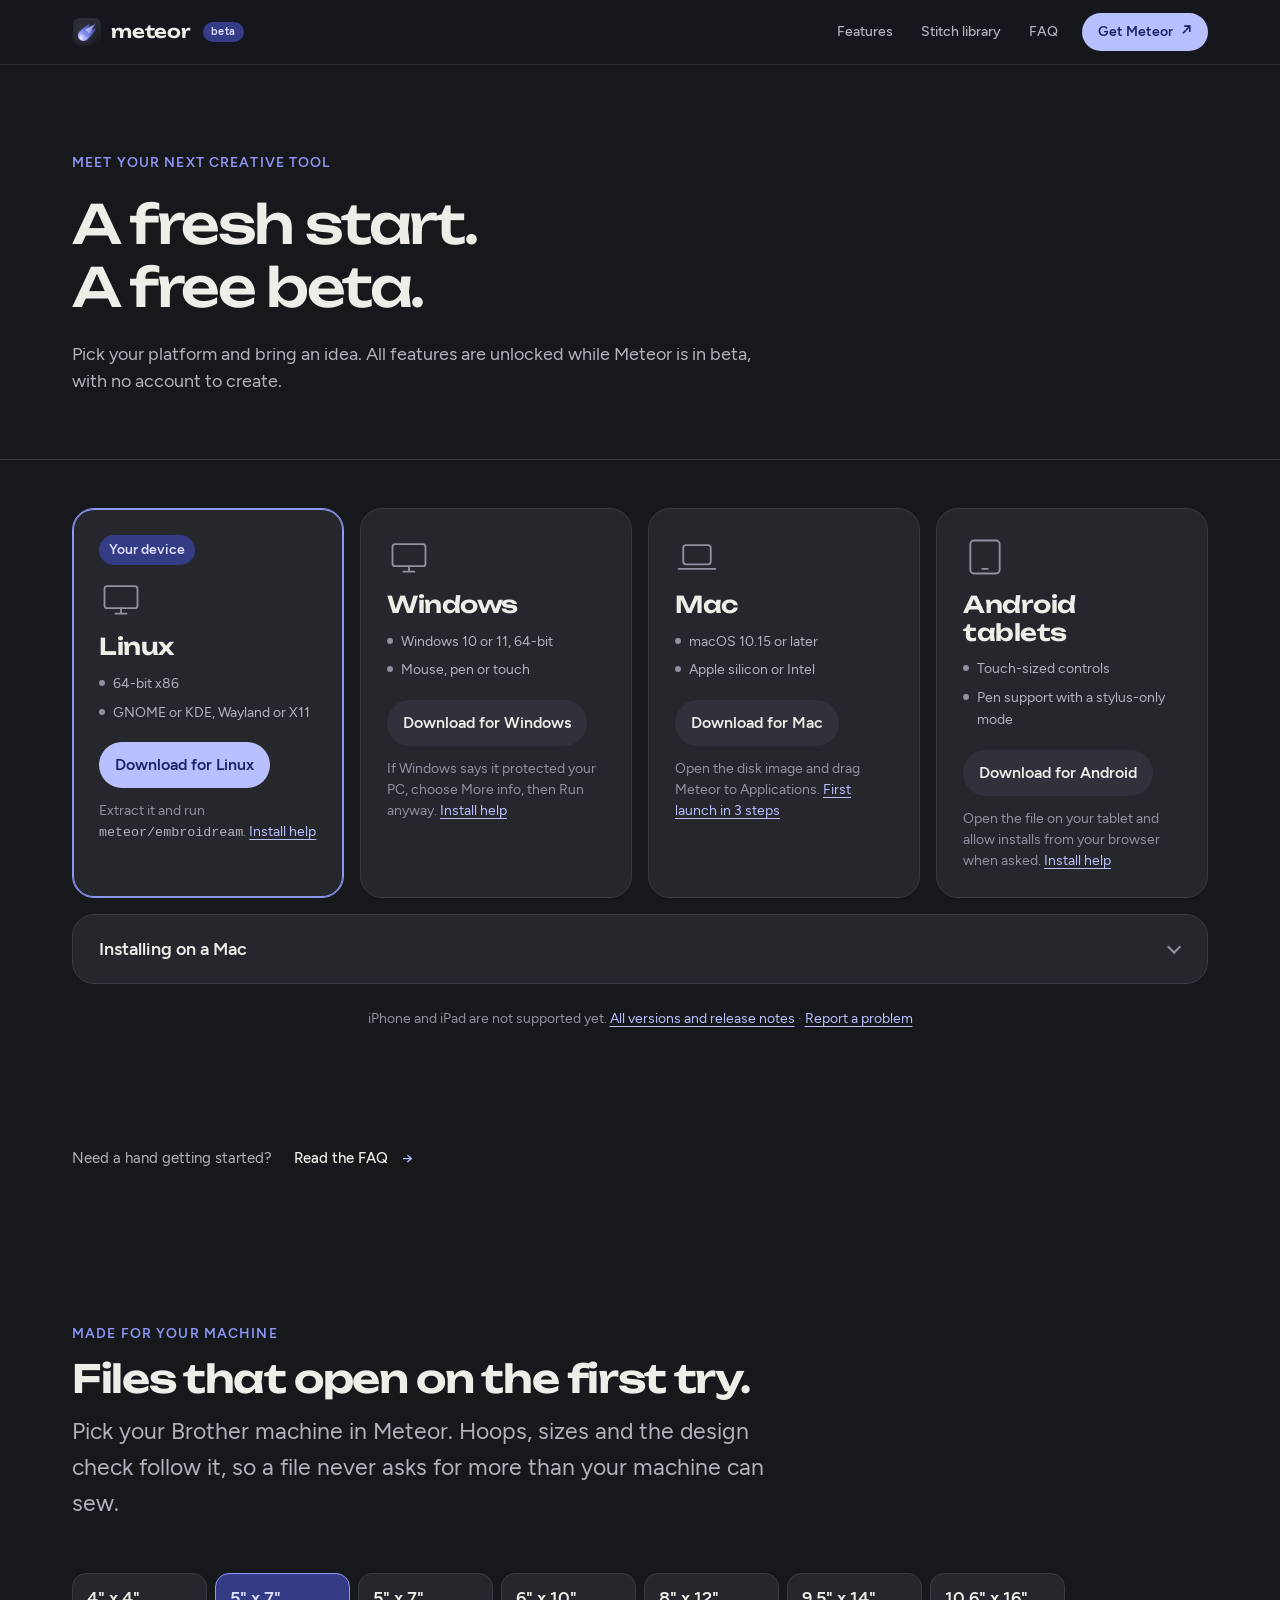
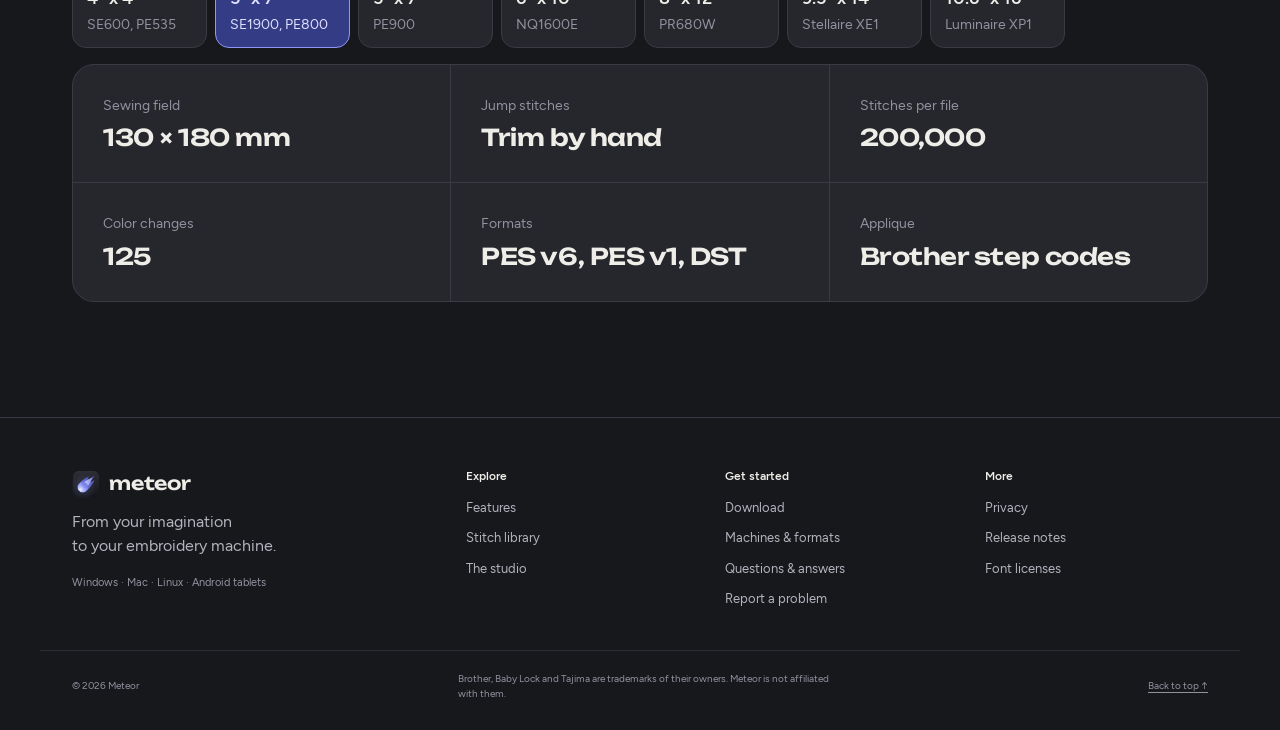
<file: download.html>
<!doctype html>
<html lang="en">
<head>
<meta charset="utf-8"/>
<meta content="width=device-width, initial-scale=1, viewport-fit=cover" name="viewport"/>
<title>Download Meteor — free embroidery digitizing beta</title>

<!-- Everything is served from this site: no third-party scripts, fonts or trackers -->
<meta content="default-src 'none'; script-src 'self'; style-src 'self'; img-src 'self' data:; media-src 'self'; font-src 'self'; connect-src 'self'; manifest-src 'self'; base-uri 'none'; form-action 'none'; object-src 'none'; upgrade-insecure-requests" http-equiv="Content-Security-Policy"/>
<meta content="strict-origin-when-cross-origin" name="referrer"/>
<meta content="Get the free Meteor beta for Windows, Mac, Linux and Android tablets. Download, installation help, and embroidery machine formats." name="description"/>
<meta content="#17181c" name="theme-color"/>
<meta content="dark" name="color-scheme"/>
<meta content="website" property="og:type"/>
<meta content="Meteor" property="og:site_name"/>
<meta content="Download Meteor — free embroidery digitizing beta" property="og:title"/>
<meta content="Get the free Meteor beta for Windows, Mac, Linux and Android tablets. Download, installation help, and embroidery machine formats." property="og:description"/>
<link href="https://beelito.github.io/meteor-embroidery-studio/download.html" rel="canonical"/>
<meta content="https://beelito.github.io/meteor-embroidery-studio/download.html" property="og:url"/>
<meta content="https://beelito.github.io/meteor-embroidery-studio/assets/img/og.jpg" property="og:image"/>
<meta content="1200" property="og:image:width"/>
<meta content="630" property="og:image:height"/>
<meta content="The Meteor logo and an embroidered patch of its meteor" property="og:image:alt"/>
<meta content="summary_large_image" name="twitter:card"/>
<meta content="Download Meteor — free embroidery digitizing beta" name="twitter:title"/>
<meta content="Get the free Meteor beta for Windows, Mac, Linux and Android tablets. Download, installation help, and embroidery machine formats." name="twitter:description"/>
<meta content="https://beelito.github.io/meteor-embroidery-studio/assets/img/og.jpg" name="twitter:image"/>
<link href="assets/img/icon-32.png" rel="icon" sizes="32x32" type="image/png"/>
<link href="assets/img/icon-180.png" rel="apple-touch-icon"/>
<link href="site.webmanifest" rel="manifest"/>
<link as="font" crossorigin="" href="assets/fonts/unbounded.woff2" rel="preload" type="font/woff2"/>
<link as="font" crossorigin="" href="assets/fonts/figtree-regular.woff2" rel="preload" type="font/woff2"/>
<link href="assets/css/site.css?v=20261113" rel="stylesheet"/>
<script defer="" src="assets/js/site.js?v=20261113"></script>

</head>
<body class="">
<a class="skip" href="#main">Skip to content</a>
<header class="nav" id="top"><div class="wrap nav-row">
<a class="brand" href="index.html" aria-label="Meteor home"><img class="brand-mark" src="assets/img/icon-180.png" width="32" height="32" alt=""><span class="wordmark">meteor</span><span class="pill">beta</span></a>
<button class="menu-button" type="button" aria-expanded="false" aria-controls="site-menu" id="menu-button"><span class="menu-icon" aria-hidden="true"></span><span class="visually-hidden">Menu</span></button>
<nav class="nav-links" id="site-menu" aria-label="Main navigation"><a href="features.html">Features</a><a href="stitches.html">Stitch library</a><a href="faq.html">FAQ</a><a class="btn btn-primary btn-small nav-cta" href="download.html" aria-current="page">Get Meteor <span aria-hidden="true">↗</span></a></nav></div></header>
<main id="main">
<section class="page-intro"><div class="wrap"><p class="eyebrow">Meet your next creative tool</p><h1>A fresh start.<br>A free beta.</h1><p class="section-lede">Pick your platform and bring an idea. All features are unlocked while Meteor is in beta, with no account to create.</p></div></section><section aria-labelledby="download-title" class="band" id="download">
<div class="wrap">

<h2 class="visually-hidden" id="download-title">Choose your platform</h2><div class="platforms">
<article class="platform" data-os="windows">
<svg aria-hidden="true" class="platform-icon" viewbox="0 0 48 48"><rect height="24" rx="3" width="36" x="6" y="10"></rect><path d="M18 40 h12 M24 34 v6"></path></svg>
<h3>Windows</h3>
<ul class="reqs">
<li>Windows 10 or 11, 64-bit</li>
<li>Mouse, pen or touch</li>
</ul>
<a class="btn btn-primary platform-get" href="https://github.com/beelito/meteor-embroidery-studio/releases/latest/download/meteor-windows-setup.exe">Download for Windows</a>
<p class="platform-note">If Windows says it protected your PC, choose More info, then Run anyway. <a href="https://github.com/beelito/meteor-embroidery-studio#windows">Install help</a></p>
</article>
<article class="platform" data-os="macos">
<svg aria-hidden="true" class="platform-icon" viewbox="0 0 48 48"><rect height="21" rx="3" width="30" x="9" y="11"></rect><path d="M4 37 h40"></path></svg>
<h3>Mac</h3>
<ul class="reqs">
<li>macOS 10.15 or later</li>
<li>Apple silicon or Intel</li>
</ul>
<a class="btn btn-primary platform-get" href="https://github.com/beelito/meteor-embroidery-studio/releases/latest/download/meteor-macos.dmg">Download for Mac</a>
<p class="platform-note">Open the disk image and drag Meteor to Applications. <a href="#mac">First launch in 3 steps</a></p>
</article>
<article class="platform" data-os="android">
<svg aria-hidden="true" class="platform-icon" viewbox="0 0 48 48"><rect height="36" rx="4" width="32" x="8" y="6"></rect><path d="M21 37 h6"></path></svg>
<h3>Android tablets</h3>
<ul class="reqs">
<li>Touch-sized controls</li>
<li>Pen support with a stylus-only mode</li>
</ul>
<a class="btn btn-primary platform-get" href="https://github.com/beelito/meteor-embroidery-studio/releases/latest/download/meteor-android.apk">Download for Android</a>
<p class="platform-note">Open the file on your tablet and allow installs from your browser when asked. <a href="https://github.com/beelito/meteor-embroidery-studio#android-tablet">Install help</a></p>
</article>
<article class="platform" data-os="linux">
<svg aria-hidden="true" class="platform-icon" viewbox="0 0 48 48"><rect height="24" rx="3" width="36" x="6" y="10"></rect><path d="M18 40 h12 M24 34 v6"></path></svg>
<h3>Linux</h3>
<ul class="reqs">
<li>64-bit x86</li>
<li>GNOME or KDE, Wayland or X11</li>
</ul>
<a class="btn btn-primary platform-get" href="https://github.com/beelito/meteor-embroidery-studio/releases/latest/download/meteor-linux-x64.tar.gz">Download for Linux</a>
<p class="platform-note">Extract it and run <code>meteor/embroidream</code>. <a href="https://github.com/beelito/meteor-embroidery-studio#linux">Install help</a></p>
</article>
</div>
<details class="mac-help" id="mac">
<summary><span>Installing on a Mac</span></summary>
<div class="mac-help-body">
<figure class="mac-window"><img alt="The Meteor disk image window: the Meteor icon, an arrow, and the Applications folder" height="800" loading="lazy" src="assets/img/mac-disk-image.webp" width="1320"/></figure>
<ol class="mac-steps">
<li><h3>Drag Meteor to Applications</h3><p>Open <code>meteor-macos.dmg</code> from your Downloads. In the window that opens, drag Meteor onto the Applications folder.</p></li>
<li><h3>Open Meteor once</h3><p>Open Meteor from Applications or Launchpad. macOS says it could not verify Meteor, because the beta is not yet notarized by Apple. Choose Done.</p></li>
<li><h3>Allow it in System Settings</h3><p>Open System Settings, then Privacy &amp; Security. Scroll to Security, choose Open Anyway beside Meteor, and confirm. From then on Meteor opens like any other app.</p></li>
</ol>
<p class="platform-note">On macOS 14 or earlier, you can Control-click Meteor in Applications instead, then choose Open twice. To update, drag the new Meteor to Applications and choose Replace. Your designs stay.</p>
</div>
</details>
<p class="platform-more">iPhone and iPad are not supported yet. <a href="https://github.com/beelito/meteor-embroidery-studio/releases">All versions and release notes</a> · <a href="https://github.com/beelito/meteor-embroidery-studio/issues/new/choose">Report a problem</a></p>
</div>
</section><div class="wrap download-help"><p>Need a hand getting started?</p><a class="text-link" href="faq.html">Read the FAQ <span aria-hidden="true">→</span></a></div><section aria-labelledby="machine-title" class="band" id="machine">
<div class="wrap">
<div class="section-head">
<p class="eyebrow">Made for your machine</p>
<h2 id="machine-title">Files that open on the first try.</h2>
<p class="section-lede">Pick your Brother machine in Meteor. Hoops, sizes and the design check follow it, so a file never asks for more than your machine can sew.</p>
</div>
<div aria-label="Brother machine" class="machine-pick" id="machine-pick" role="radiogroup">
<button aria-checked="false" data-field="100 × 100 mm" data-multi="no" data-trims="no" role="radio" tabindex="-1" type="button"><b>4" x 4"</b><span>SE600, PE535</span></button>
<button aria-checked="true" data-field="130 × 180 mm" data-limits="200,000|125" data-multi="no" data-trims="no" role="radio" type="button"><b>5" x 7"</b><span>SE1900, PE800</span></button>
<button aria-checked="false" data-field="130 × 180 mm" data-multi="no" data-trims="yes" role="radio" tabindex="-1" type="button"><b>5" x 7"</b><span>PE900</span></button>
<button aria-checked="false" data-field="160 × 260 mm" data-multi="no" data-trims="yes" role="radio" tabindex="-1" type="button"><b>6" x 10"</b><span>NQ1600E</span></button>
<button aria-checked="false" data-field="200 × 300 mm" data-multi="yes" data-trims="yes" role="radio" tabindex="-1" type="button"><b>8" x 12"</b><span>PR680W</span></button>
<button aria-checked="false" data-field="240 × 360 mm" data-multi="no" data-trims="yes" role="radio" tabindex="-1" type="button"><b>9.5" x 14"</b><span>Stellaire XE1</span></button>
<button aria-checked="false" data-field="272 × 408 mm" data-multi="no" data-trims="yes" role="radio" tabindex="-1" type="button"><b>10.6" x 16"</b><span>Luminaire XP1</span></button>
</div>
<dl aria-live="polite" class="specs">
<div class="spec"><dt>Sewing field</dt><dd class="num" id="spec-field">130 × 180 mm</dd></div>
<div class="spec"><dt>Jump stitches</dt><dd id="spec-trims">Trim by hand</dd></div>
<div class="spec"><dt>Stitches per file</dt><dd class="num" id="spec-stitches">200,000</dd></div>
<div class="spec"><dt>Color changes</dt><dd class="num" id="spec-colors">125</dd></div>
<div class="spec"><dt>Formats</dt><dd>PES v6, PES v1, DST</dd></div>
<div class="spec"><dt>Applique</dt><dd>Brother step codes</dd></div>
</dl>
</div>
</section>
</main>
<footer class="footer"><div class="wrap footer-grid">
<div class="footer-brand"><a class="brand" href="index.html" aria-label="Meteor home"><img class="brand-mark" src="assets/img/icon-180.png" width="28" height="28" alt=""><span class="wordmark">meteor</span></a><p>From your imagination<br>to your embroidery machine.</p><span class="footer-platforms">Windows · Mac · Linux · Android tablets</span></div>
<nav class="footer-col" aria-label="Explore"><h2>Explore</h2><a href="features.html">Features</a><a href="stitches.html">Stitch library</a><a href="features.html#studio">The studio</a></nav>
<nav class="footer-col" aria-label="Get started"><h2>Get started</h2><a href="download.html">Download</a><a href="download.html#machine">Machines &amp; formats</a><a href="faq.html">Questions &amp; answers</a><a href="https://github.com/beelito/meteor-embroidery-studio/issues/new/choose">Report a problem</a></nav>
<nav class="footer-col" aria-label="More"><h2>More</h2><a href="privacy.html">Privacy</a><a href="https://github.com/beelito/meteor-embroidery-studio/releases">Release notes</a><a href="assets/fonts/OFL-Figtree.txt">Font licenses</a></nav></div>
<div class="wrap footer-base"><p>© 2026 Meteor</p><p>Brother, Baby Lock and Tajima are trademarks of their owners. Meteor is not affiliated with them.</p><a href="#top">Back to top ↑</a></div></footer>
</body>
</html>
</file>
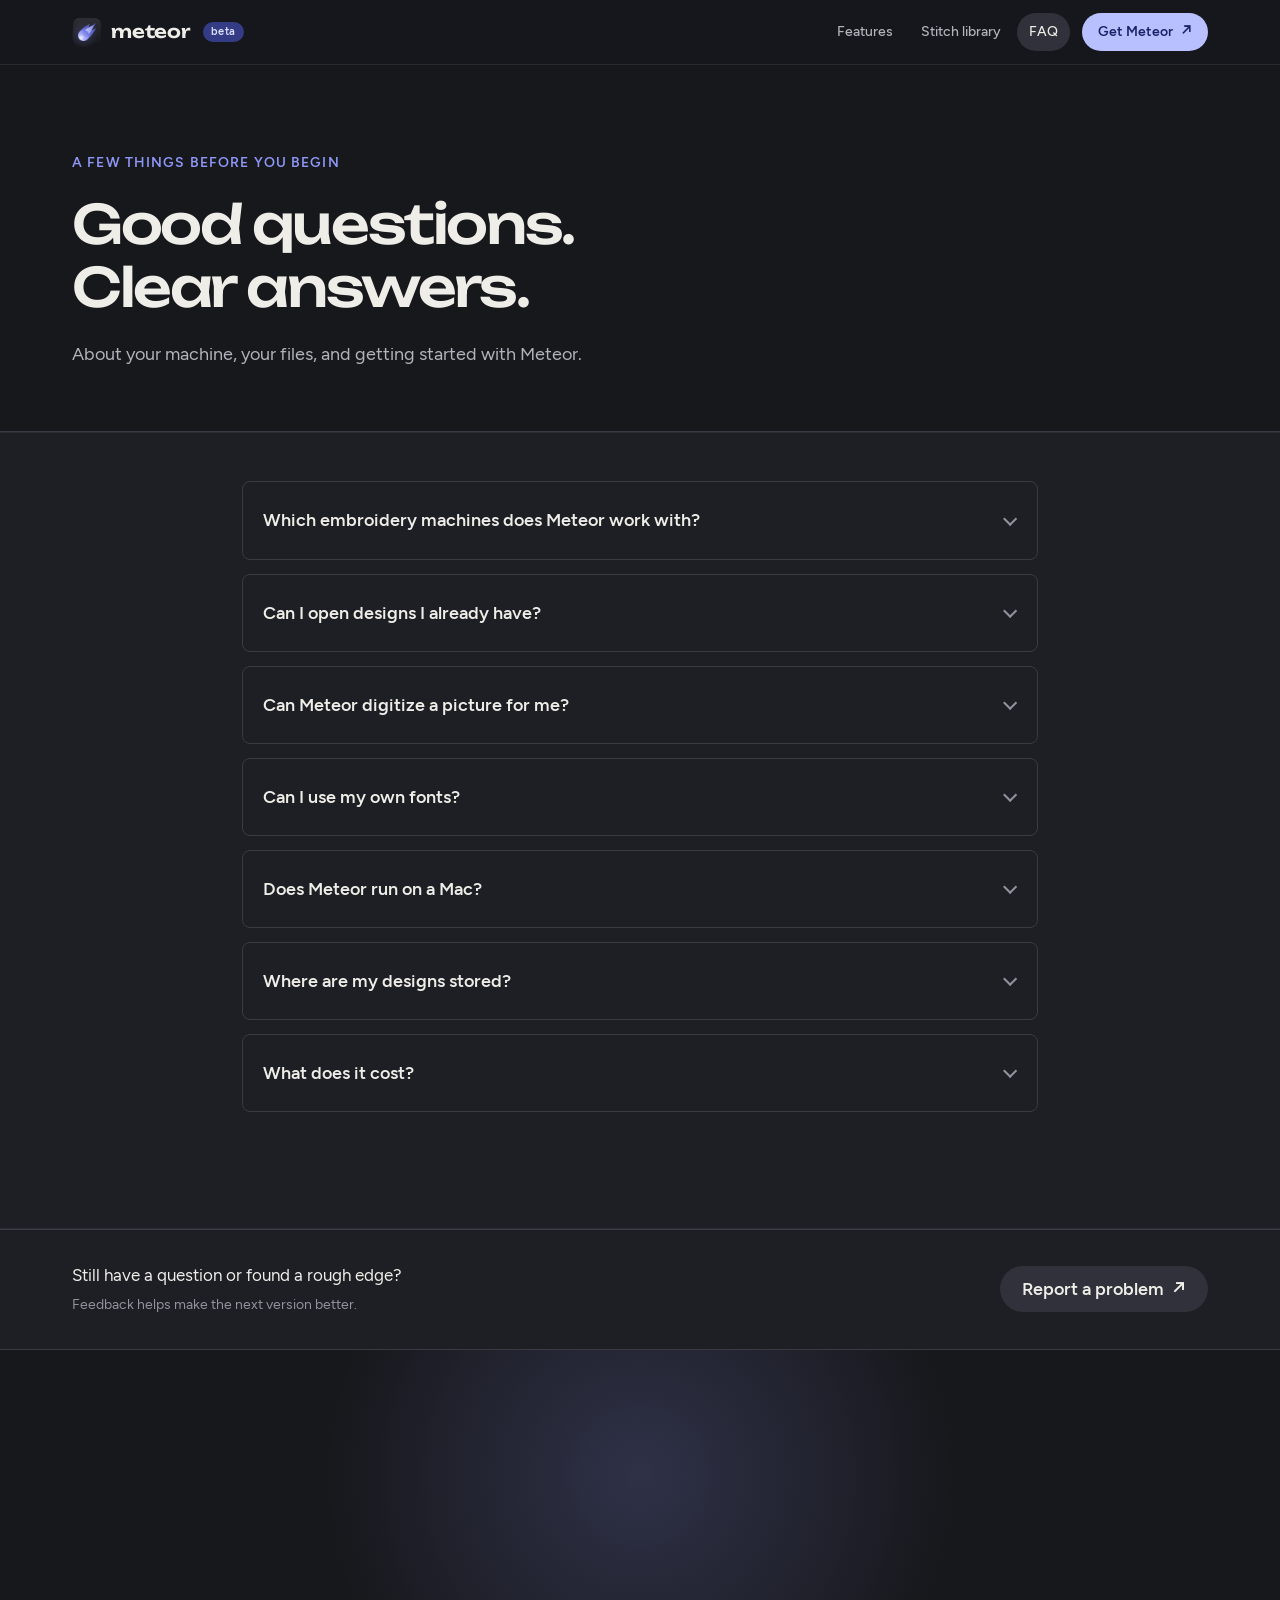
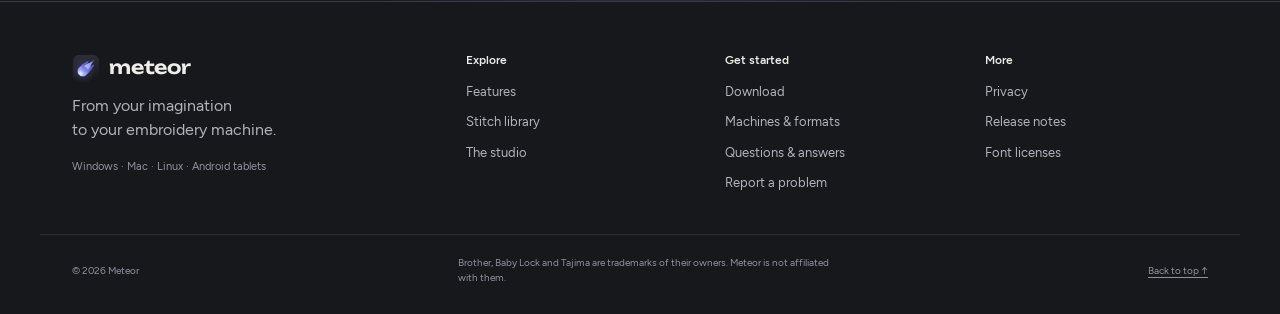
<file: faq.html>
<!doctype html>
<html lang="en">
<head>
<meta charset="utf-8"/>
<meta content="width=device-width, initial-scale=1, viewport-fit=cover" name="viewport"/>
<title>Questions &amp; answers — Meteor</title>

<!-- Everything is served from this site: no third-party scripts, fonts or trackers -->
<meta content="default-src 'none'; script-src 'self'; style-src 'self'; img-src 'self' data:; media-src 'self'; font-src 'self'; connect-src 'self'; manifest-src 'self'; base-uri 'none'; form-action 'none'; object-src 'none'; upgrade-insecure-requests" http-equiv="Content-Security-Policy"/>
<meta content="strict-origin-when-cross-origin" name="referrer"/>
<meta content="Find answers about supported machines, embroidery files, digitizing pictures, fonts, privacy and the free Meteor beta." name="description"/>
<meta content="#17181c" name="theme-color"/>
<meta content="dark" name="color-scheme"/>
<meta content="website" property="og:type"/>
<meta content="Meteor" property="og:site_name"/>
<meta content="Questions &amp; answers — Meteor" property="og:title"/>
<meta content="Find answers about supported machines, embroidery files, digitizing pictures, fonts, privacy and the free Meteor beta." property="og:description"/>
<link href="https://beelito.github.io/meteor-embroidery-studio/faq.html" rel="canonical"/>
<meta content="https://beelito.github.io/meteor-embroidery-studio/faq.html" property="og:url"/>
<meta content="https://beelito.github.io/meteor-embroidery-studio/assets/img/og.jpg" property="og:image"/>
<meta content="1200" property="og:image:width"/>
<meta content="630" property="og:image:height"/>
<meta content="The Meteor logo and an embroidered patch of its meteor" property="og:image:alt"/>
<meta content="summary_large_image" name="twitter:card"/>
<meta content="Questions &amp; answers — Meteor" name="twitter:title"/>
<meta content="Find answers about supported machines, embroidery files, digitizing pictures, fonts, privacy and the free Meteor beta." name="twitter:description"/>
<meta content="https://beelito.github.io/meteor-embroidery-studio/assets/img/og.jpg" name="twitter:image"/>
<link href="assets/img/icon-32.png" rel="icon" sizes="32x32" type="image/png"/>
<link href="assets/img/icon-180.png" rel="apple-touch-icon"/>
<link href="site.webmanifest" rel="manifest"/>
<link as="font" crossorigin="" href="assets/fonts/unbounded.woff2" rel="preload" type="font/woff2"/>
<link as="font" crossorigin="" href="assets/fonts/figtree-regular.woff2" rel="preload" type="font/woff2"/>
<link href="assets/css/site.css?v=20261113" rel="stylesheet"/>
<script defer="" src="assets/js/site.js?v=20261113"></script>

</head>
<body class="">
<a class="skip" href="#main">Skip to content</a>
<header class="nav" id="top"><div class="wrap nav-row">
<a class="brand" href="index.html" aria-label="Meteor home"><img class="brand-mark" src="assets/img/icon-180.png" width="32" height="32" alt=""><span class="wordmark">meteor</span><span class="pill">beta</span></a>
<button class="menu-button" type="button" aria-expanded="false" aria-controls="site-menu" id="menu-button"><span class="menu-icon" aria-hidden="true"></span><span class="visually-hidden">Menu</span></button>
<nav class="nav-links" id="site-menu" aria-label="Main navigation"><a href="features.html">Features</a><a href="stitches.html">Stitch library</a><a href="faq.html" aria-current="page">FAQ</a><a class="btn btn-primary btn-small nav-cta" href="download.html">Get Meteor <span aria-hidden="true">↗</span></a></nav></div></header>
<main id="main">
<section class="page-intro"><div class="wrap"><p class="eyebrow">A few things before you begin</p><h1>Good questions.<br>Clear answers.</h1><p class="section-lede">About your machine, your files, and getting started with Meteor.</p></div></section><section aria-labelledby="faq-title" class="band band-alt" id="faq">
<div class="wrap faq-page-grid">

<h2 class="visually-hidden" id="faq-title">Questions about Meteor</h2><div class="faq">
<details>
<summary>Which embroidery machines does Meteor work with?</summary>
<p>Meteor saves Brother PES (version 6, and version 1 for older software) and Tajima DST. PES opens on Brother and Baby Lock home machines; DST opens on most commercial and multi-needle machines. Pick your Brother machine in Meteor and the hoops and the design check follow its limits, such as the field size, stitch count and color changes.</p>
</details>
<details>
<summary>Can I open designs I already have?</summary>
<p>Yes. Open Meteor design files (.meteor), PES and DST embroidery files, and SVGs. Ink/Stitch SVGs keep their supported stitch settings; other SVG artwork can be used as a starting point for digitizing.</p>
</details>
<details>
<summary>Can Meteor digitize a picture for me?</summary>
<p>Three ways. Auto-digitize turns a whole picture into stitches in one step, guided digitizing walks you through it piece by piece, and the magic wand sews one color patch at a time where you click. All of them give you shapes with editable curve nodes.</p>
</details>
<details>
<summary>Can I use my own fonts?</summary>
<p>Yes. Pick any Google Font from the font browser, or add a TrueType (.ttf) or OpenType (.otf) file. Meteor traces each letter into satin strokes and sews them in the order with the fewest jumps and trims.</p>
</details>
<details>
<summary>Does Meteor run on a Mac?</summary>
<p>Yes, on macOS 10.15 or later, with Apple silicon or Intel. Open the disk image and drag Meteor to Applications. The beta is not yet notarized by Apple, so the first time you open it, allow it in System Settings under Privacy &amp; Security. <a href="download.html#mac">See the 3 steps</a>. iPhone and iPad are not supported yet.</p>
</details>
<details>
<summary>Where are my designs stored?</summary>
<p>On your device. Projects save automatically to your computer or tablet. Meteor has no account. Browsing or downloading Google Fonts uses an internet connection; your designs are not uploaded.</p>
</details>
<details id="beta-pricing">
<summary>What does it cost?</summary>
<p>Everything is free during the beta. Pricing for the full release has not been set.</p>
</details>
</div>
</div>
</section><section class="related-strip"><div class="wrap"><div><p>Still have a question or found a rough edge?</p><span>Feedback helps make the next version better.</span></div><a class="btn btn-ghost" href="https://github.com/beelito/meteor-embroidery-studio/issues/new/choose">Report a problem <span aria-hidden="true">↗</span></a></div></section><section class="closing"><div class="wrap closing-line" data-reveal><div><p class="eyebrow">A little imagination goes a long way</p><h2>Your next idea starts here.</h2><p>Every feature is yours to try. Free during the beta.</p></div><a class="btn btn-primary btn-large" href="download.html">Get Meteor <span aria-hidden="true">↗</span></a></div></section>
</main>
<footer class="footer"><div class="wrap footer-grid">
<div class="footer-brand"><a class="brand" href="index.html" aria-label="Meteor home"><img class="brand-mark" src="assets/img/icon-180.png" width="28" height="28" alt=""><span class="wordmark">meteor</span></a><p>From your imagination<br>to your embroidery machine.</p><span class="footer-platforms">Windows · Mac · Linux · Android tablets</span></div>
<nav class="footer-col" aria-label="Explore"><h2>Explore</h2><a href="features.html">Features</a><a href="stitches.html">Stitch library</a><a href="features.html#studio">The studio</a></nav>
<nav class="footer-col" aria-label="Get started"><h2>Get started</h2><a href="download.html">Download</a><a href="download.html#machine">Machines &amp; formats</a><a href="faq.html">Questions &amp; answers</a><a href="https://github.com/beelito/meteor-embroidery-studio/issues/new/choose">Report a problem</a></nav>
<nav class="footer-col" aria-label="More"><h2>More</h2><a href="privacy.html">Privacy</a><a href="https://github.com/beelito/meteor-embroidery-studio/releases">Release notes</a><a href="assets/fonts/OFL-Figtree.txt">Font licenses</a></nav></div>
<div class="wrap footer-base"><p>© 2026 Meteor</p><p>Brother, Baby Lock and Tajima are trademarks of their owners. Meteor is not affiliated with them.</p><a href="#top">Back to top ↑</a></div></footer>
</body>
</html>
</file>
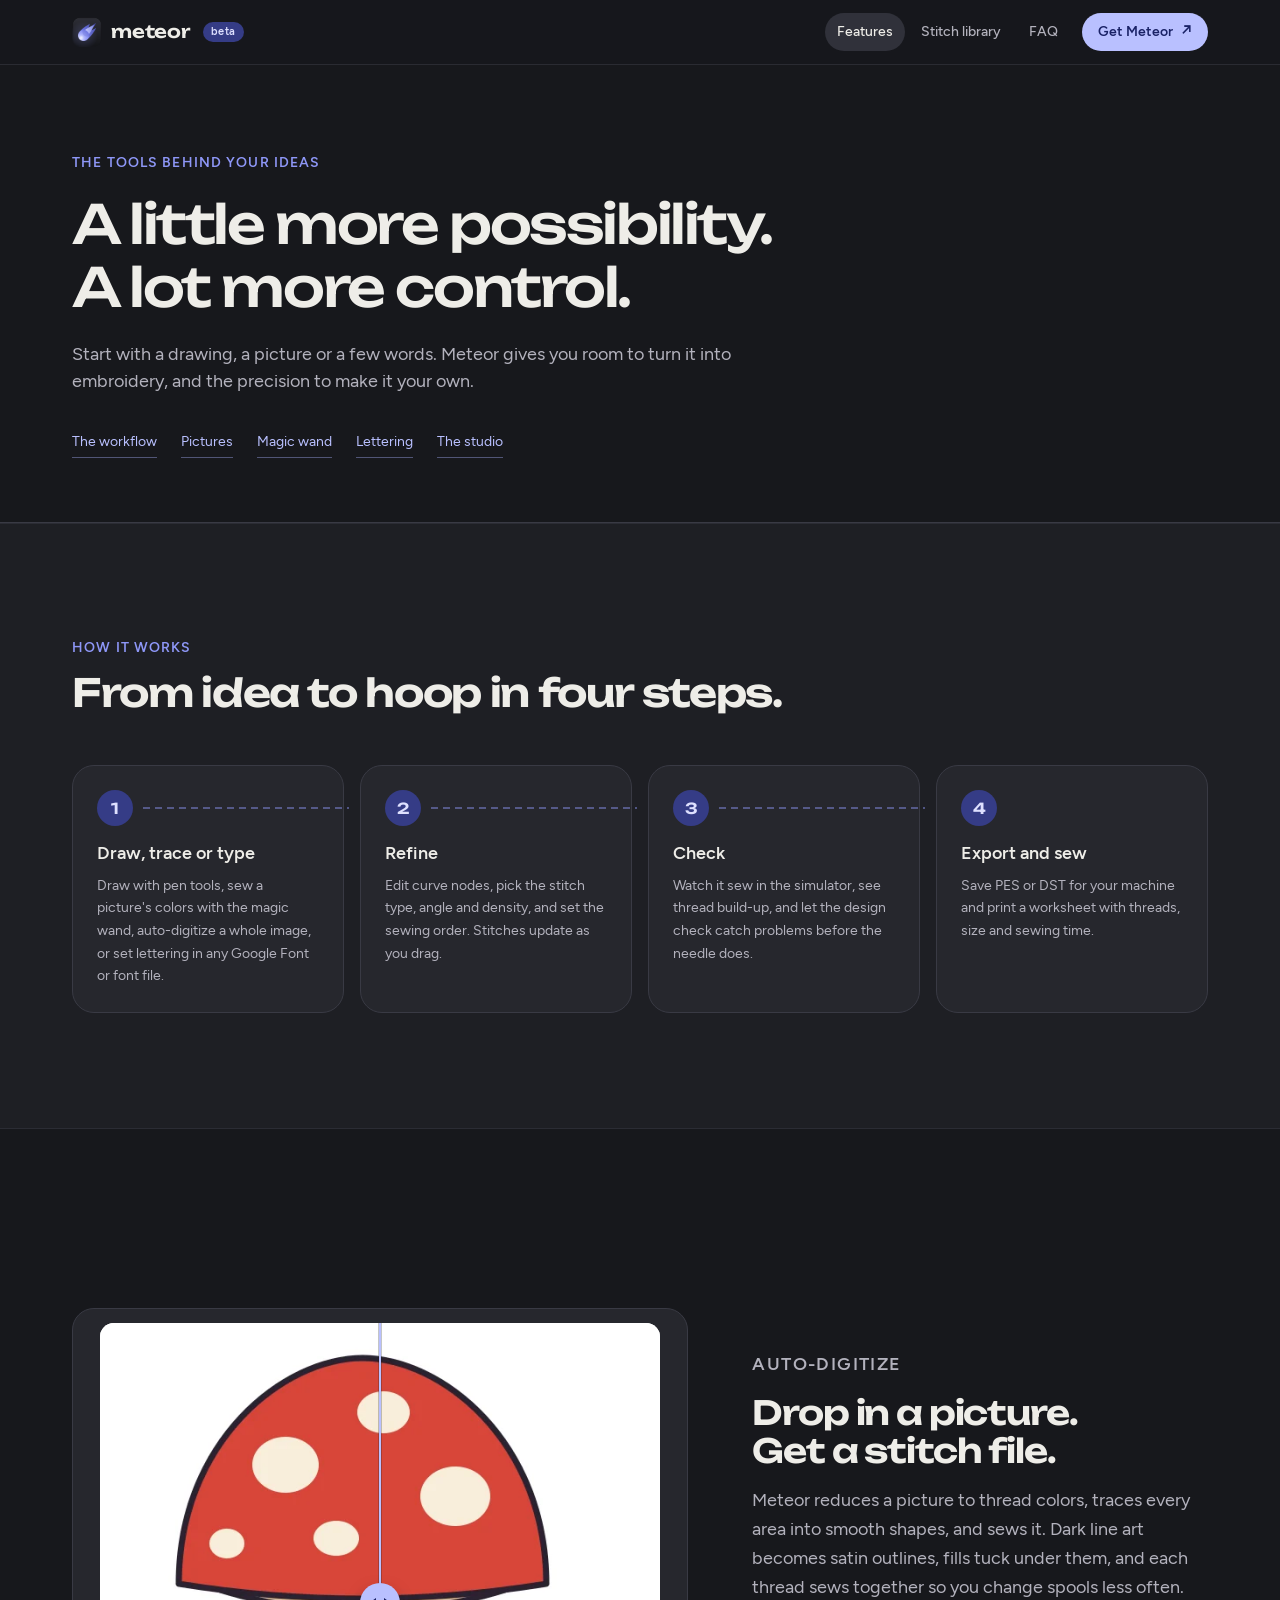
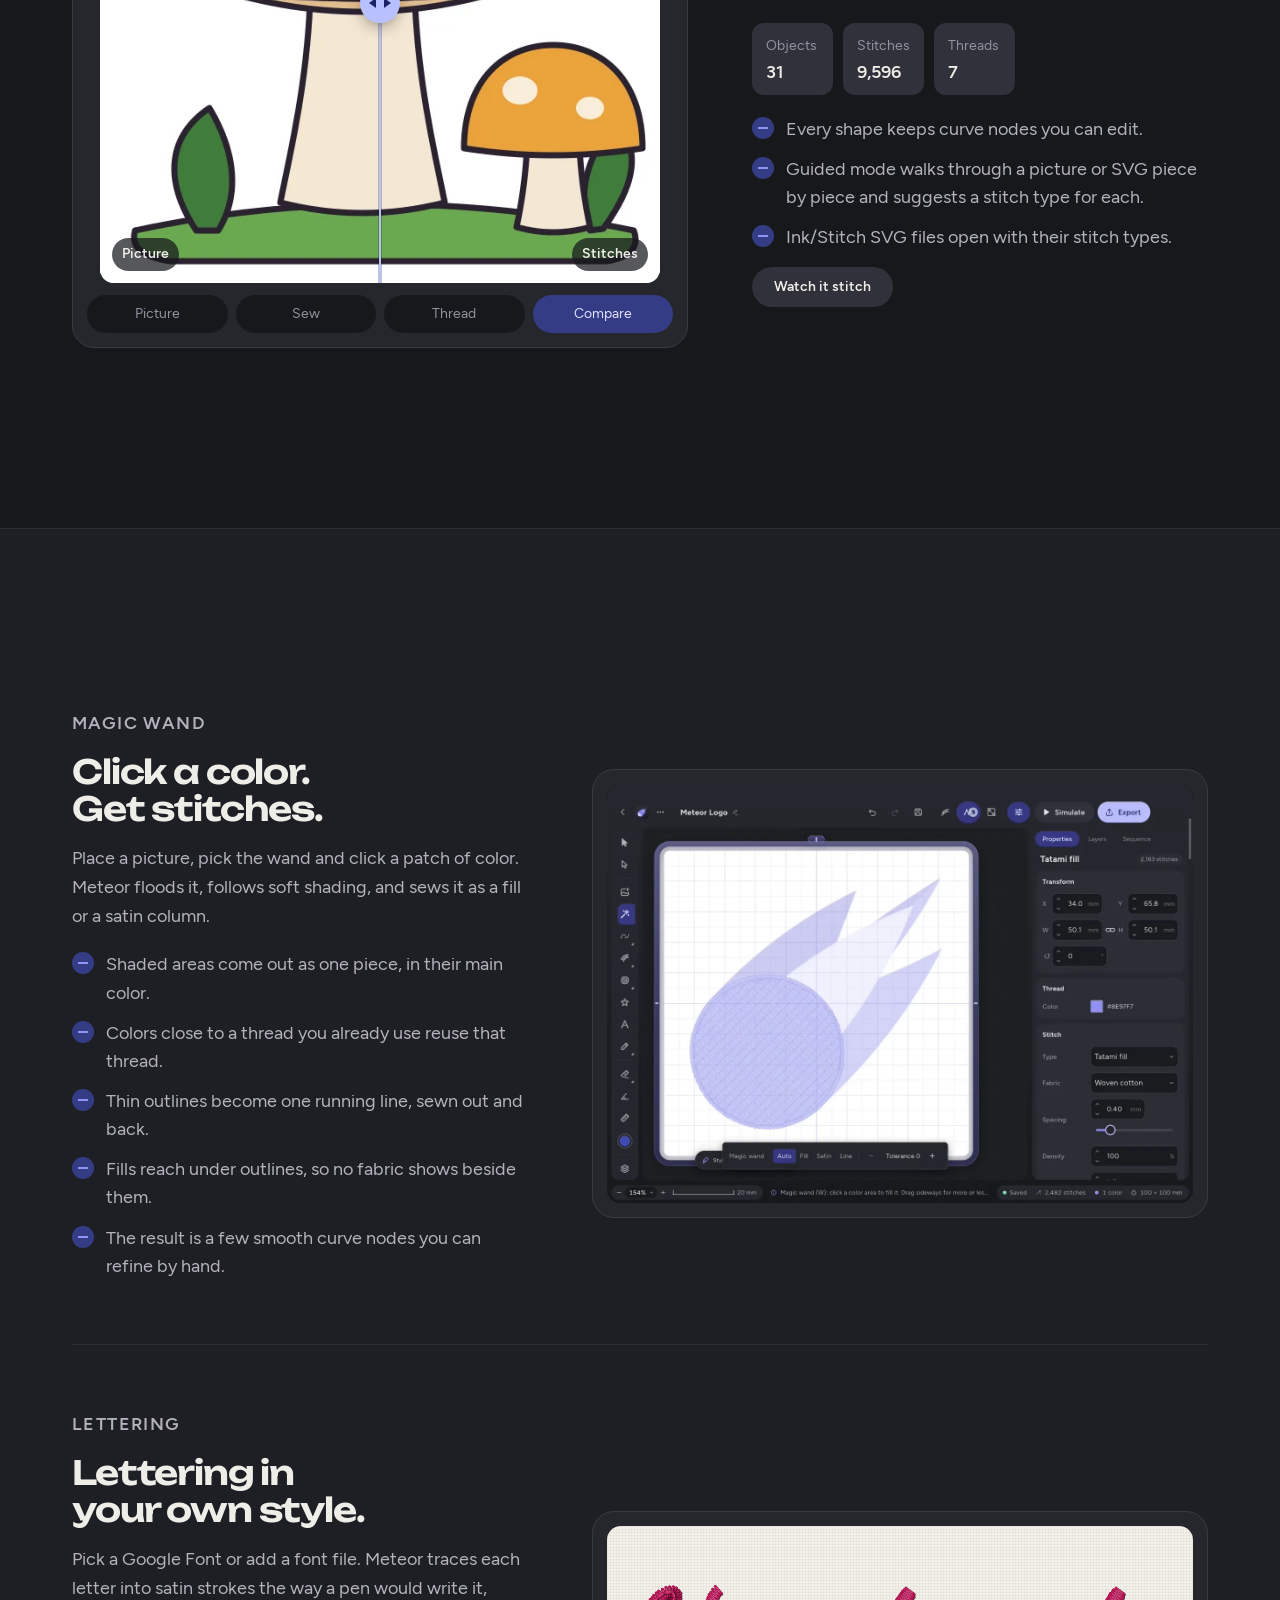
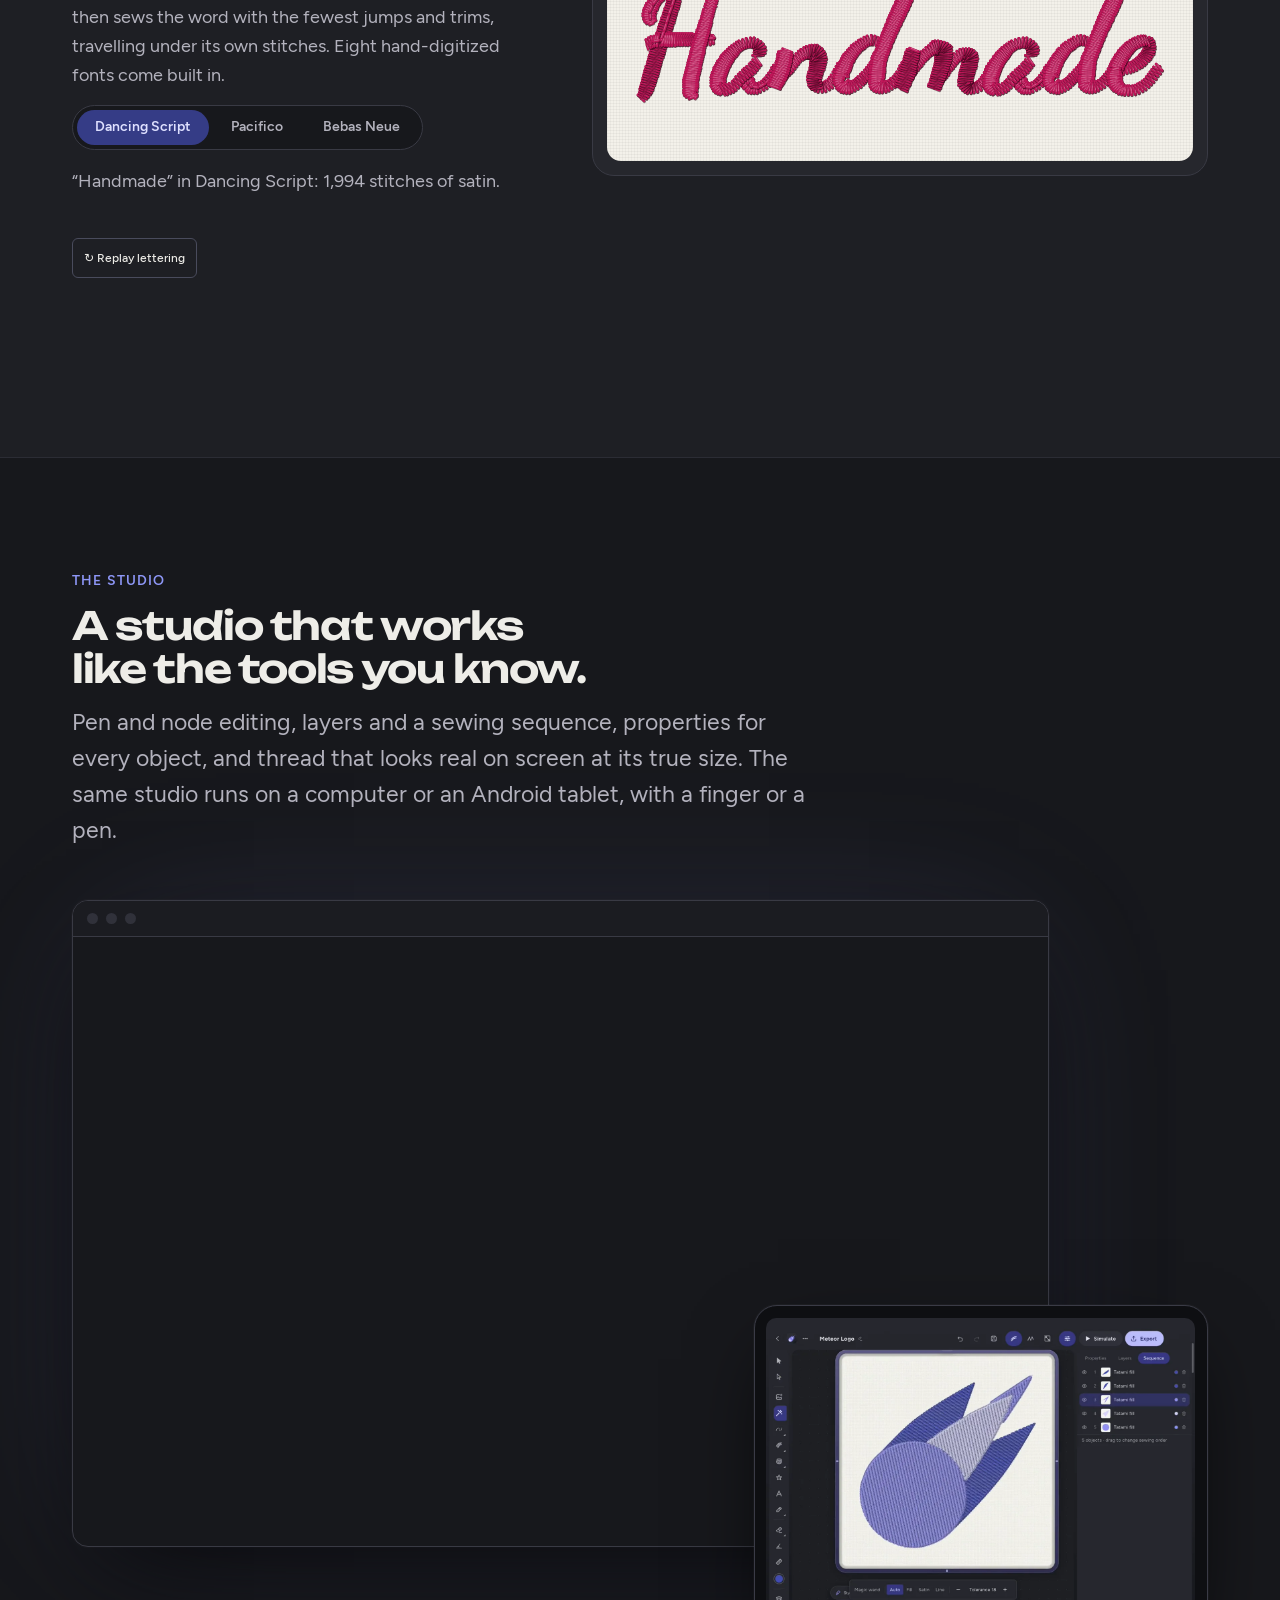
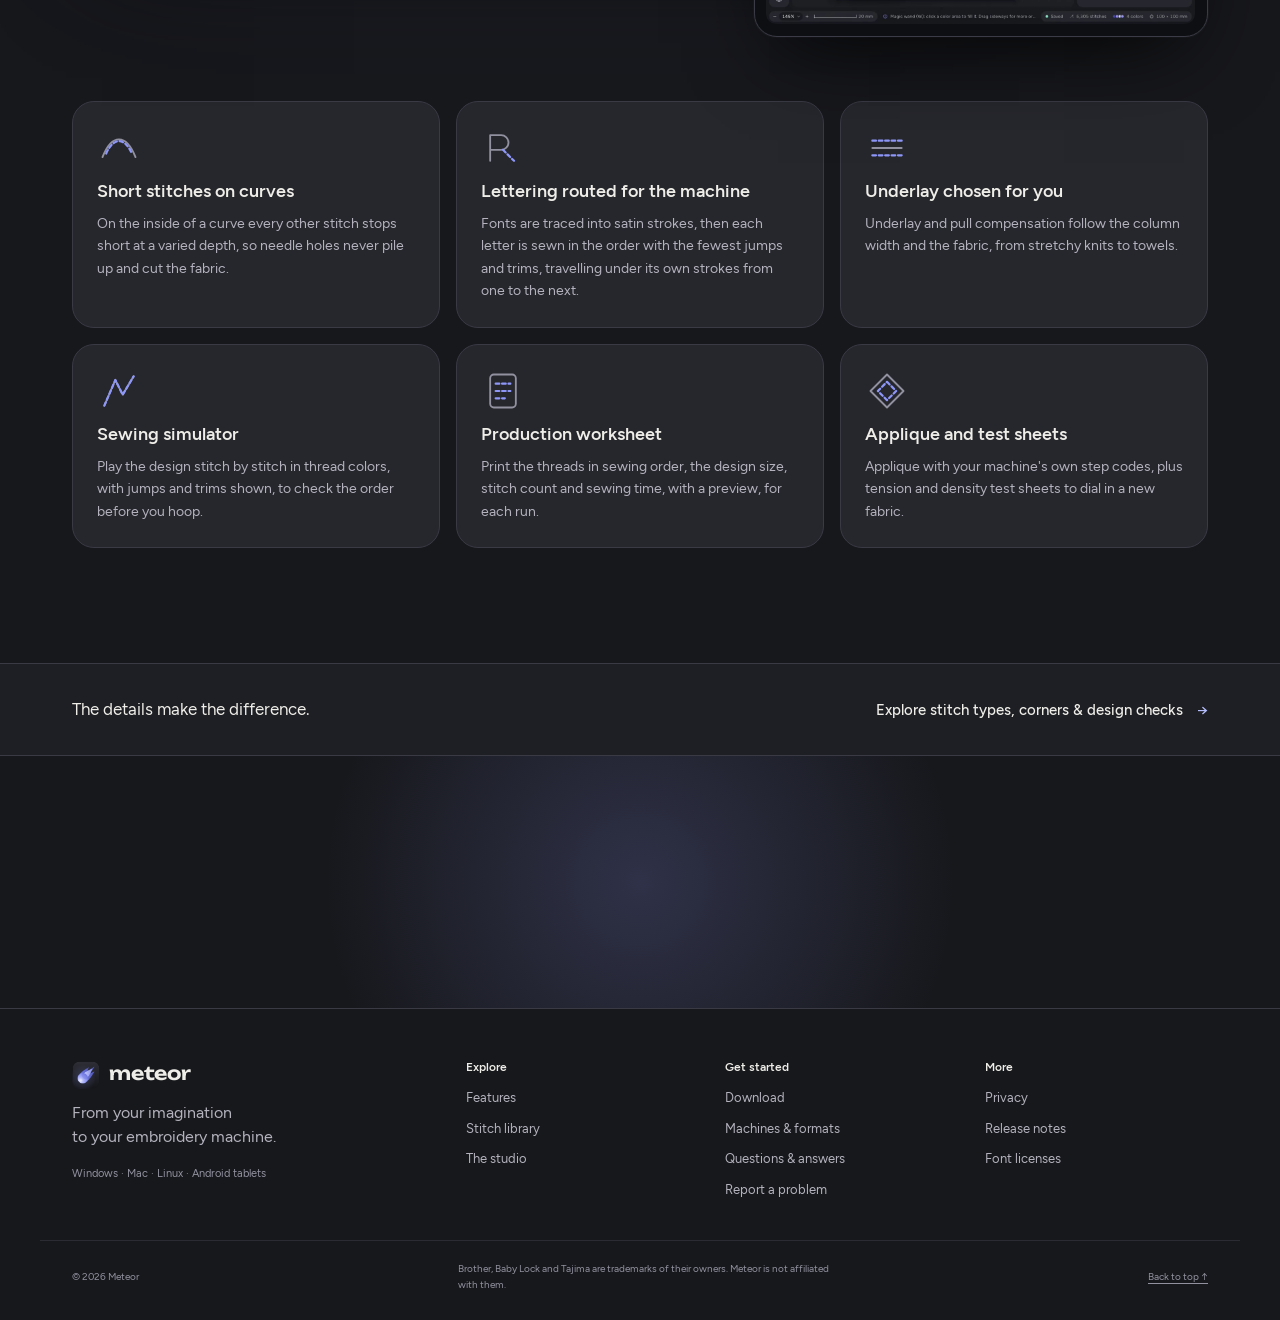
<file: features.html>
<!DOCTYPE html>

<html lang="en">
<head>
<meta charset="utf-8"/>
<meta content="width=device-width, initial-scale=1, viewport-fit=cover" name="viewport"/>
<title>Features — Meteor embroidery studio</title>
<!-- Everything is served from this site: no third-party scripts, fonts or trackers -->
<meta content="default-src 'none'; script-src 'self'; style-src 'self'; img-src 'self' data:; media-src 'self'; font-src 'self'; connect-src 'self'; manifest-src 'self'; base-uri 'none'; form-action 'none'; object-src 'none'; upgrade-insecure-requests" http-equiv="Content-Security-Policy"/>
<meta content="strict-origin-when-cross-origin" name="referrer"/>
<meta content="Explore Meteor’s drawing, picture digitizing, lettering and editing tools for desktop and Android tablets." name="description"/>
<meta content="#17181c" name="theme-color"/>
<meta content="dark" name="color-scheme"/>
<meta content="website" property="og:type"/>
<meta content="Meteor" property="og:site_name"/>
<meta content="Features — Meteor embroidery studio" property="og:title"/>
<meta content="Explore Meteor’s drawing, picture digitizing, lettering and editing tools for desktop and Android tablets." property="og:description"/>
<link href="https://beelito.github.io/meteor-embroidery-studio/features.html" rel="canonical"/>
<meta content="https://beelito.github.io/meteor-embroidery-studio/features.html" property="og:url"/>
<meta content="https://beelito.github.io/meteor-embroidery-studio/assets/img/og.jpg" property="og:image"/>
<meta content="1200" property="og:image:width"/>
<meta content="630" property="og:image:height"/>
<meta content="The Meteor logo and an embroidered patch of its meteor" property="og:image:alt"/>
<meta content="summary_large_image" name="twitter:card"/>
<meta content="Features — Meteor embroidery studio" name="twitter:title"/>
<meta content="Explore Meteor’s drawing, picture digitizing, lettering and editing tools for desktop and Android tablets." name="twitter:description"/>
<meta content="https://beelito.github.io/meteor-embroidery-studio/assets/img/og.jpg" name="twitter:image"/>
<link href="assets/img/icon-32.png" rel="icon" sizes="32x32" type="image/png"/>
<link href="assets/img/icon-180.png" rel="apple-touch-icon"/>
<link href="site.webmanifest" rel="manifest"/>
<link as="font" crossorigin="" href="assets/fonts/unbounded.woff2" rel="preload" type="font/woff2"/>
<link as="font" crossorigin="" href="assets/fonts/figtree-regular.woff2" rel="preload" type="font/woff2"/>
<link href="assets/css/site.css?v=20261113" rel="stylesheet"/>
<script defer="" src="assets/js/site.js?v=20261113"></script>
</head>
<body class="">
<a class="skip" href="#main">Skip to content</a>
<header class="nav" id="top"><div class="wrap nav-row">
<a aria-label="Meteor home" class="brand" href="index.html"><img alt="" class="brand-mark" height="32" src="assets/img/icon-180.png" width="32"/><span class="wordmark">meteor</span><span class="pill">beta</span></a>
<button aria-controls="site-menu" aria-expanded="false" class="menu-button" id="menu-button" type="button"><span aria-hidden="true" class="menu-icon"></span><span class="visually-hidden">Menu</span></button>
<nav aria-label="Main navigation" class="nav-links" id="site-menu"><a aria-current="page" href="features.html">Features</a><a href="stitches.html">Stitch library</a><a href="faq.html">FAQ</a><a class="btn btn-primary btn-small nav-cta" href="download.html">Get Meteor <span aria-hidden="true">↗</span></a></nav></div></header>
<main id="main">
<section class="page-intro"><div class="wrap"><p class="eyebrow">The tools behind your ideas</p><h1>A little more possibility.<br/>A lot more control.</h1><p class="section-lede">Start with a drawing, a picture or a few words. Meteor gives you room to turn it into embroidery, and the precision to make it your own.</p><nav aria-label="On this page" class="page-jumps"><a href="#how">The workflow</a><a href="#pictures">Pictures</a><a href="#wand">Magic wand</a><a href="#lettering">Lettering</a><a href="#studio">The studio</a></nav></div></section><section aria-labelledby="how-title" class="band band-alt" id="how">
<div class="wrap">
<div class="section-head">
<p class="eyebrow">How it works</p>
<h2 id="how-title">From idea to hoop in four steps.</h2>
</div>
<ol class="steps">
<li class="step">
<span aria-hidden="true" class="step-num">1</span>
<h3>Draw, trace or type</h3>
<p>Draw with pen tools, sew a picture's colors with the magic wand, auto-digitize a whole image, or set lettering in any Google Font or font file.</p>
</li>
<li class="step">
<span aria-hidden="true" class="step-num">2</span>
<h3>Refine</h3>
<p>Edit curve nodes, pick the stitch type, angle and density, and set the sewing order. Stitches update as you drag.</p>
</li>
<li class="step">
<span aria-hidden="true" class="step-num">3</span>
<h3>Check</h3>
<p>Watch it sew in the simulator, see thread build-up, and let the design check catch problems before the needle does.</p>
</li>
<li class="step">
<span aria-hidden="true" class="step-num">4</span>
<h3>Export and sew</h3>
<p>Save PES or DST for your machine and print a worksheet with threads, size and sewing time.</p>
</li>
</ol>
</div>
</section><section aria-labelledby="pictures-title" class="band" id="pictures">
<div class="wrap">
<article class="dive dive-flip picture-dive">
<div class="dive-copy">
<p class="eyebrow">Auto-digitize</p>
<h2 class="dive-title" id="pictures-title">Drop in a picture. Get a stitch file.</h2>
<p>Meteor reduces a picture to thread colors, traces every area into smooth shapes, and sews it. Dark line art becomes satin outlines, fills tuck under them, and each thread sews together so you change spools less often.</p>
<dl aria-label="This example" class="stats">
<div><dt>Objects</dt><dd class="num" id="pic-objects">31</dd></div>
<div><dt>Stitches</dt><dd class="num" id="pic-stitches">9,596</dd></div>
<div><dt>Threads</dt><dd class="num" id="pic-threads">7</dd></div>
</dl>
<ul class="ticks">
<li><span>Every shape keeps curve nodes you can edit.</span></li>
<li><span>Guided mode walks through a picture or SVG piece by piece and suggests a stitch type for each.</span></li>
<li><span>Ink/Stitch SVG files open with their stitch types.</span></li>
</ul>
<button class="btn btn-ghost toggle" id="pic-replay" type="button">Watch it stitch</button>
</div>
<figure aria-labelledby="pic-caption" class="panel stage compare" id="pic-stage">
<div class="compare-frame">
<img alt="A flat drawing of a red mushroom with cream spots and a small orange mushroom on grass" class="compare-before" decoding="async" height="640" loading="lazy" src="assets/img/picture.webp" width="640"/>
<img alt="The same mushrooms as embroidery, auto-digitized by Meteor and drawn in realistic thread" class="compare-after" decoding="async" height="900" loading="lazy" src="assets/img/picture-thread.webp" width="900"/>
<canvas aria-hidden="true" class="compare-sew" height="600" id="pic-sew" width="600"></canvas>
<span aria-hidden="true" class="compare-line"><span class="compare-knob"></span></span>
<span aria-hidden="true" class="compare-tag compare-tag-before">Picture</span>
<span aria-hidden="true" class="compare-tag compare-tag-after">Stitches</span>
<input aria-label="Slide between the picture and its stitches" class="compare-range" id="pic-range" max="100" min="0" type="range" value="50"/>
</div>
<figcaption class="stage-steps" id="pic-caption">
<span data-step="0">Picture</span><span data-step="1">Sew</span><span data-step="2">Thread</span><span data-step="3">Compare</span>
</figcaption>
</figure>
</article>
</div>
</section><section aria-label="Creative tools" class="band band-alt"><div class="wrap"><article aria-labelledby="wand-title" class="dive" id="wand">
<div class="dive-copy">
<p class="eyebrow">Magic wand</p>
<h3 id="wand-title">Click a color. Get stitches.</h3>
<p>Place a picture, pick the wand and click a patch of color. Meteor floods it, follows soft shading, and sews it as a fill or a satin column.</p>
<ul class="ticks">
<li><span>Shaded areas come out as one piece, in their main color.</span></li>
<li><span>Colors close to a thread you already use reuse that thread.</span></li>
<li><span>Thin outlines become one running line, sewn out and back.</span></li>
<li><span>Fills reach under outlines, so no fabric shows beside them.</span></li>
<li><span>The result is a few smooth curve nodes you can refine by hand.</span></li>
</ul>
</div>
<figure class="panel stage">
<div class="clip"><video aria-label="On a tablet, the magic wand is picked, a tap on the meteor's head floods its color and the head is sewn as a tatami fill" class="stage-canvas" height="914" muted playsinline poster="assets/video/wand-poster.webp" preload="none" src="assets/video/wand.mp4" width="1280"></video><button class="replay-button clip-button" type="button" hidden><span aria-hidden="true" class="clip-icon">↻</span><span class="clip-label">Replay</span></button></div>
</figure>
</article><article aria-labelledby="lettering-title" class="dive" id="lettering">
<div class="dive-copy">
<p class="eyebrow">Lettering</p>
<h3 id="lettering-title">Lettering in your own style.</h3>
<p>Pick a Google Font or add a font file. Meteor traces each letter into satin strokes the way a pen would write it, then sews the word with the fewest jumps and trims, travelling under its own stitches. Eight hand-digitized fonts come built in.</p>
<div aria-label="Font" class="segmented" id="lettering-fonts" role="radiogroup"></div>
<p class="note" id="lettering-note">Real output from Meteor's font digitizer.</p><button class="replay-button" id="lettering-replay" type="button">↻ Replay lettering</button>
</div>
<figure class="panel stage stage-light">
<canvas aria-label="A word being sewn in satin lettering" class="stage-canvas stage-wide" height="240" id="lettering-sew" role="img" width="600"></canvas>
</figure>
</article></div></section><section aria-labelledby="studio-title" class="band" id="studio">
<div class="wrap">
<div class="section-head">
<p class="eyebrow">The studio</p>
<h2 id="studio-title">A studio that works like the tools you know.</h2>
<p class="section-lede">Pen and node editing, layers and a sewing sequence, properties for every object, and thread that looks real on screen at its true size. The same studio runs on a computer or an Android tablet, with a finger or a pen.</p>
</div>
<div class="devices">
<figure class="window">
<div aria-hidden="true" class="window-bar"><span></span><span></span><span></span></div>
<img alt="The Meteor studio on a computer: a round patch of the Meteor logo in realistic thread, the tools on the left and the design's stitches, colors, trims and sewing time on the right" decoding="async" height="900" loading="lazy" src="assets/img/studio.webp" width="1440"/>
</figure>
<figure class="tablet">
<div class="clip"><video aria-label="The same studio on an Android tablet: the tail of the meteor drawn with a pen, node by node, and sewn as fills" height="914" muted playsinline poster="assets/video/draw-poster.webp" preload="none" src="assets/video/draw.mp4" width="1280"></video><button class="replay-button clip-button" type="button" hidden><span aria-hidden="true" class="clip-icon">↻</span><span class="clip-label">Replay</span></button></div>
</figure>
</div>
<div class="features">
<article class="feature">
<svg aria-hidden="true" class="feature-icon" viewbox="0 0 48 48"><path d="M6 34 C 16 8, 32 8, 42 34"></path><path class="stitch" d="M10 30 C 18 12, 30 12, 38 30"></path></svg>
<h3>Short stitches on curves</h3>
<p>On the inside of a curve every other stitch stops short at a varied depth, so needle holes never pile up and cut the fabric.</p>
</article>
<article class="feature">
<svg aria-hidden="true" class="feature-icon" viewbox="0 0 48 48"><path d="M10 38 V10 h12 a8 8 0 0 1 0 16 h-12"></path><path class="stitch" d="M24 26 l12 12"></path></svg>
<h3>Lettering routed for the machine</h3>
<p>Fonts are traced into satin strokes, then each letter is sewn in the order with the fewest jumps and trims, travelling under its own strokes from one to the next.</p>
</article>
<article class="feature">
<svg aria-hidden="true" class="feature-icon" viewbox="0 0 48 48"><path d="M8 24 h32"></path><path class="stitch" d="M8 16 h32 M8 32 h32"></path></svg>
<h3>Underlay chosen for you</h3>
<p>Underlay and pull compensation follow the column width and the fabric, from stretchy knits to towels.</p>
</article>
<article class="feature">
<svg aria-hidden="true" class="feature-icon" viewbox="0 0 48 48"><path d="M8 40 L20 12 L28 28 L40 8"></path><path class="stitch" d="M8 40 L20 12 L28 28 L40 8"></path></svg>
<h3>Sewing simulator</h3>
<p>Play the design stitch by stitch in thread colors, with jumps and trims shown, to check the order before you hoop.</p>
</article>
<article class="feature">
<svg aria-hidden="true" class="feature-icon" viewbox="0 0 48 48"><rect height="36" rx="4" width="28" x="10" y="6"></rect><path class="stitch" d="M16 16 h16 M16 24 h16 M16 32 h10"></path></svg>
<h3>Production worksheet</h3>
<p>Print the threads in sewing order, the design size, stitch count and sewing time, with a preview, for each run.</p>
</article>
<article class="feature">
<svg aria-hidden="true" class="feature-icon" viewbox="0 0 48 48"><path d="M24 6 L42 24 L24 42 L6 24 Z"></path><path class="stitch" d="M24 14 L34 24 L24 34 L14 24 Z"></path></svg>
<h3>Applique and test sheets</h3>
<p>Applique with your machine's own step codes, plus tension and density test sheets to dial in a new fabric.</p>
</article>
</div>
</div>
</section><section class="related-strip"><div class="wrap"><p>The details make the difference.</p><a class="text-link" href="stitches.html">Explore stitch types, corners &amp; design checks <span aria-hidden="true">→</span></a></div></section><section class="closing"><div class="wrap closing-line" data-reveal=""><div><p class="eyebrow">A little imagination goes a long way</p><h2>Your next idea starts here.</h2><p>Every feature is yours to try. Free during the beta.</p></div><a class="btn btn-primary btn-large" href="download.html">Get Meteor <span aria-hidden="true">↗</span></a></div></section>
</main>
<footer class="footer"><div class="wrap footer-grid">
<div class="footer-brand"><a aria-label="Meteor home" class="brand" href="index.html"><img alt="" class="brand-mark" height="28" src="assets/img/icon-180.png" width="28"/><span class="wordmark">meteor</span></a><p>From your imagination<br/>to your embroidery machine.</p><span class="footer-platforms">Windows · Mac · Linux · Android tablets</span></div>
<nav aria-label="Explore" class="footer-col"><h2>Explore</h2><a href="features.html">Features</a><a href="stitches.html">Stitch library</a><a href="features.html#studio">The studio</a></nav>
<nav aria-label="Get started" class="footer-col"><h2>Get started</h2><a href="download.html">Download</a><a href="download.html#machine">Machines &amp; formats</a><a href="faq.html">Questions &amp; answers</a><a href="https://github.com/beelito/meteor-embroidery-studio/issues/new/choose">Report a problem</a></nav>
<nav aria-label="More" class="footer-col"><h2>More</h2><a href="privacy.html">Privacy</a><a href="https://github.com/beelito/meteor-embroidery-studio/releases">Release notes</a><a href="assets/fonts/OFL-Figtree.txt">Font licenses</a></nav></div>
<div class="wrap footer-base"><p>© 2026 Meteor</p><p>Brother, Baby Lock and Tajima are trademarks of their owners. Meteor is not affiliated with them.</p><a href="#top">Back to top ↑</a></div></footer>
</body>
</html>
</file>
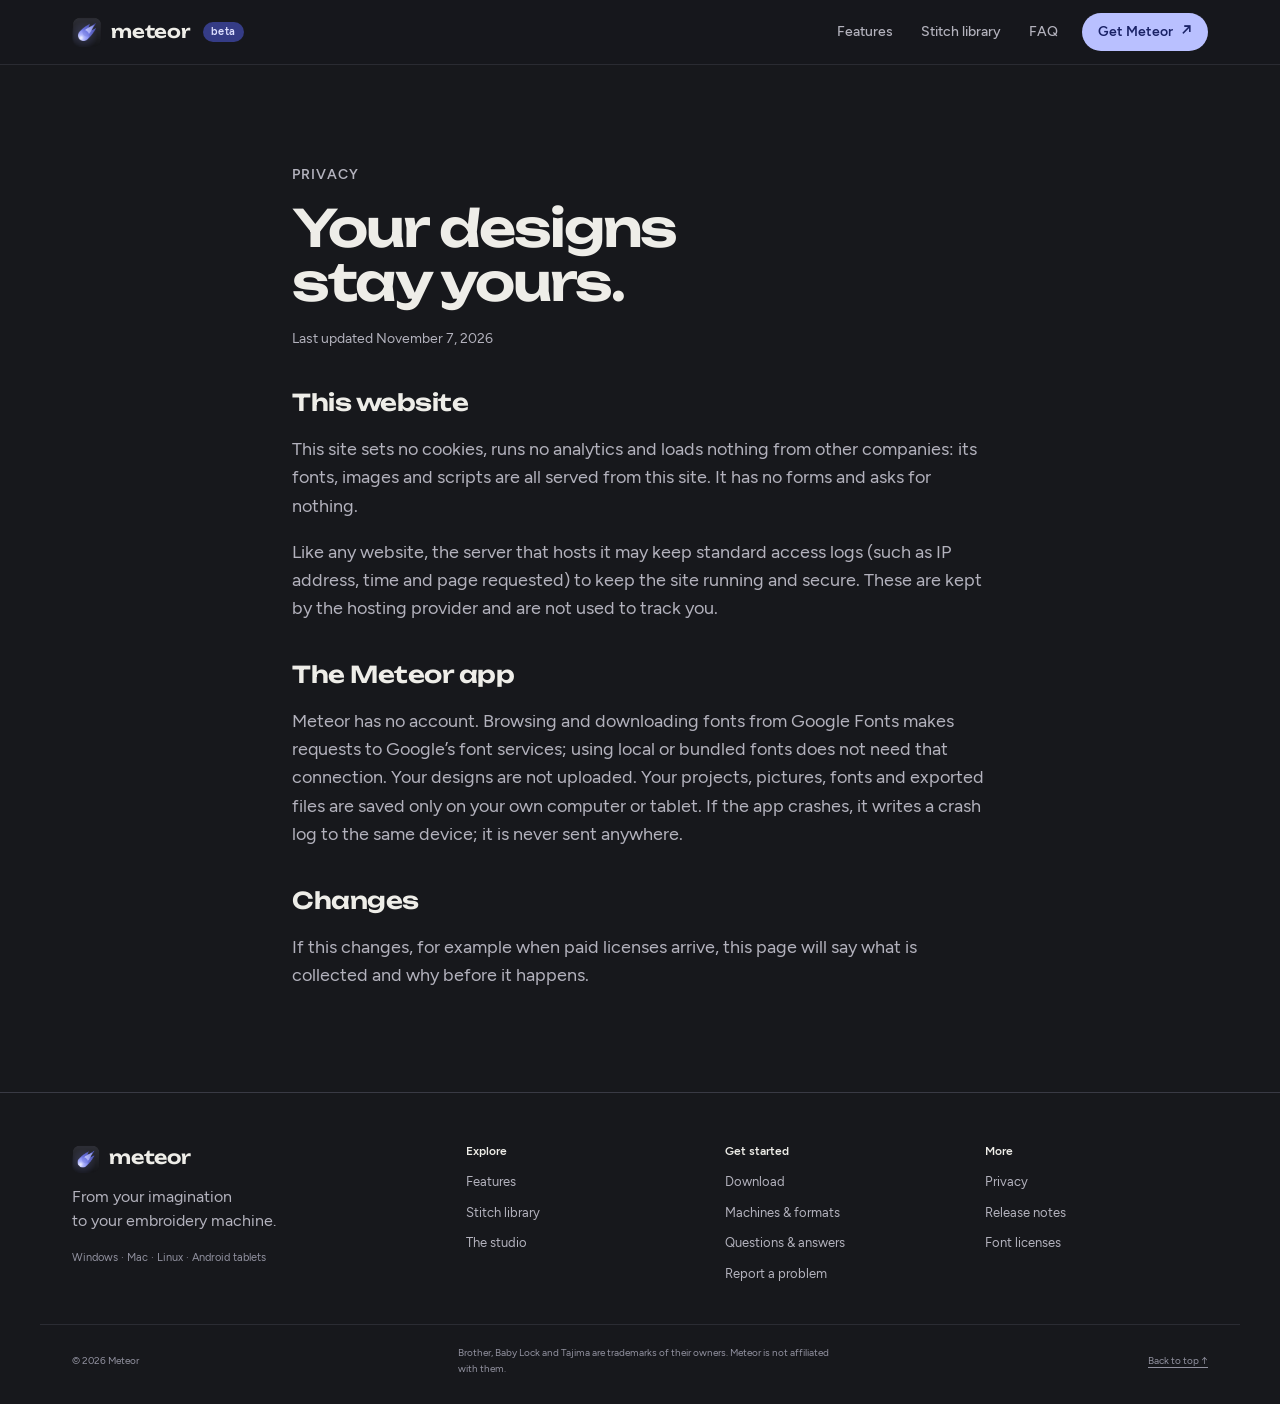
<file: privacy.html>
<!doctype html>
<html lang="en">
<head>
<meta charset="utf-8"/>
<meta content="width=device-width, initial-scale=1, viewport-fit=cover" name="viewport"/>
<title>Privacy — Meteor</title>

<!-- Everything is served from this site: no third-party scripts, fonts or trackers -->
<meta content="default-src 'none'; script-src 'self'; style-src 'self'; img-src 'self' data:; media-src 'self'; font-src 'self'; connect-src 'self'; manifest-src 'self'; base-uri 'none'; form-action 'none'; object-src 'none'; upgrade-insecure-requests" http-equiv="Content-Security-Policy"/>
<meta content="strict-origin-when-cross-origin" name="referrer"/>
<meta content="How Meteor handles your designs, local files, and optional Google Fonts requests." name="description"/>
<meta content="#17181c" name="theme-color"/>
<meta content="dark" name="color-scheme"/>
<meta content="website" property="og:type"/>
<meta content="Meteor" property="og:site_name"/>
<meta content="Privacy — Meteor" property="og:title"/>
<meta content="How Meteor handles your designs, local files, and optional Google Fonts requests." property="og:description"/>
<link href="https://beelito.github.io/meteor-embroidery-studio/privacy.html" rel="canonical"/>
<meta content="https://beelito.github.io/meteor-embroidery-studio/privacy.html" property="og:url"/>
<meta content="https://beelito.github.io/meteor-embroidery-studio/assets/img/og.jpg" property="og:image"/>
<meta content="1200" property="og:image:width"/>
<meta content="630" property="og:image:height"/>
<meta content="The Meteor logo and an embroidered patch of its meteor" property="og:image:alt"/>
<meta content="summary_large_image" name="twitter:card"/>
<meta content="Privacy — Meteor" name="twitter:title"/>
<meta content="How Meteor handles your designs, local files, and optional Google Fonts requests." name="twitter:description"/>
<meta content="https://beelito.github.io/meteor-embroidery-studio/assets/img/og.jpg" name="twitter:image"/>
<link href="assets/img/icon-32.png" rel="icon" sizes="32x32" type="image/png"/>
<link href="assets/img/icon-180.png" rel="apple-touch-icon"/>
<link href="site.webmanifest" rel="manifest"/>
<link as="font" crossorigin="" href="assets/fonts/unbounded.woff2" rel="preload" type="font/woff2"/>
<link as="font" crossorigin="" href="assets/fonts/figtree-regular.woff2" rel="preload" type="font/woff2"/>
<link href="assets/css/site.css?v=20261113" rel="stylesheet"/>
<script defer="" src="assets/js/site.js?v=20261113"></script>

</head>
<body class="">
<a class="skip" href="#main">Skip to content</a>
<header class="nav" id="top"><div class="wrap nav-row">
<a class="brand" href="index.html" aria-label="Meteor home"><img class="brand-mark" src="assets/img/icon-180.png" width="32" height="32" alt=""><span class="wordmark">meteor</span><span class="pill">beta</span></a>
<button class="menu-button" type="button" aria-expanded="false" aria-controls="site-menu" id="menu-button"><span class="menu-icon" aria-hidden="true"></span><span class="visually-hidden">Menu</span></button>
<nav class="nav-links" id="site-menu" aria-label="Main navigation"><a href="features.html">Features</a><a href="stitches.html">Stitch library</a><a href="faq.html">FAQ</a><a class="btn btn-primary btn-small nav-cta" href="download.html">Get Meteor <span aria-hidden="true">↗</span></a></nav></div></header>
<main id="main">
<section class="legal wrap">
<p class="eyebrow">Privacy</p>
<h1>Your designs stay yours.</h1>
<p class="legal-updated">Last updated November 7, 2026</p>
<h2>This website</h2>
<p>This site sets no cookies, runs no analytics and loads nothing from other companies: its fonts, images and scripts are all served from this site. It has no forms and asks for nothing.</p>
<p>Like any website, the server that hosts it may keep standard access logs (such as IP address, time and page requested) to keep the site running and secure. These are kept by the hosting provider and are not used to track you.</p>
<h2>The Meteor app</h2>
<p>Meteor has no account. Browsing and downloading fonts from Google Fonts makes requests to Google’s font services; using local or bundled fonts does not need that connection. Your designs are not uploaded. Your projects, pictures, fonts and exported files are saved only on your own computer or tablet. If the app crashes, it writes a crash log to the same device; it is never sent anywhere.</p>
<h2>Changes</h2>
<p>If this changes, for example when paid licenses arrive, this page will say what is collected and why before it happens.</p>
</section>
</main>
<footer class="footer"><div class="wrap footer-grid">
<div class="footer-brand"><a class="brand" href="index.html" aria-label="Meteor home"><img class="brand-mark" src="assets/img/icon-180.png" width="28" height="28" alt=""><span class="wordmark">meteor</span></a><p>From your imagination<br>to your embroidery machine.</p><span class="footer-platforms">Windows · Mac · Linux · Android tablets</span></div>
<nav class="footer-col" aria-label="Explore"><h2>Explore</h2><a href="features.html">Features</a><a href="stitches.html">Stitch library</a><a href="features.html#studio">The studio</a></nav>
<nav class="footer-col" aria-label="Get started"><h2>Get started</h2><a href="download.html">Download</a><a href="download.html#machine">Machines &amp; formats</a><a href="faq.html">Questions &amp; answers</a><a href="https://github.com/beelito/meteor-embroidery-studio/issues/new/choose">Report a problem</a></nav>
<nav class="footer-col" aria-label="More"><h2>More</h2><a href="privacy.html">Privacy</a><a href="https://github.com/beelito/meteor-embroidery-studio/releases">Release notes</a><a href="assets/fonts/OFL-Figtree.txt">Font licenses</a></nav></div>
<div class="wrap footer-base"><p>© 2026 Meteor</p><p>Brother, Baby Lock and Tajima are trademarks of their owners. Meteor is not affiliated with them.</p><a href="#top">Back to top ↑</a></div></footer>
</body>
</html>
</file>
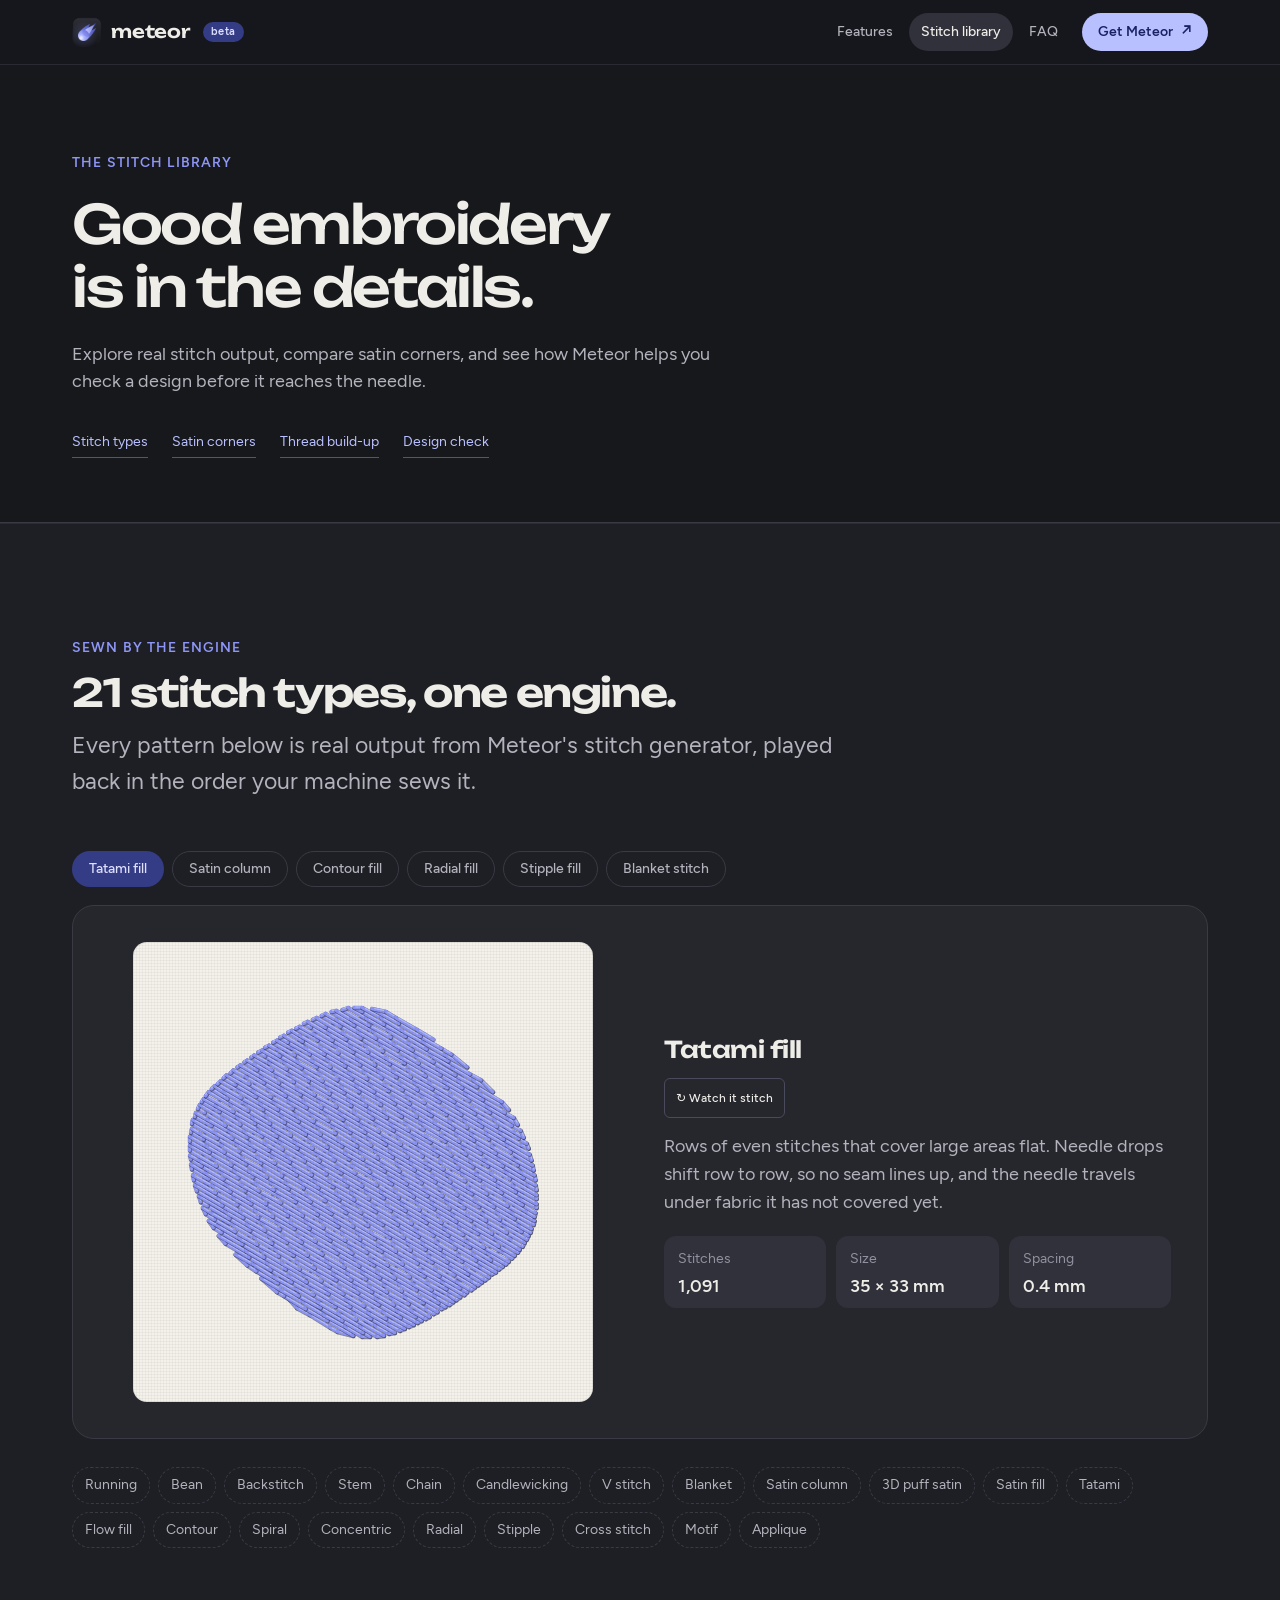
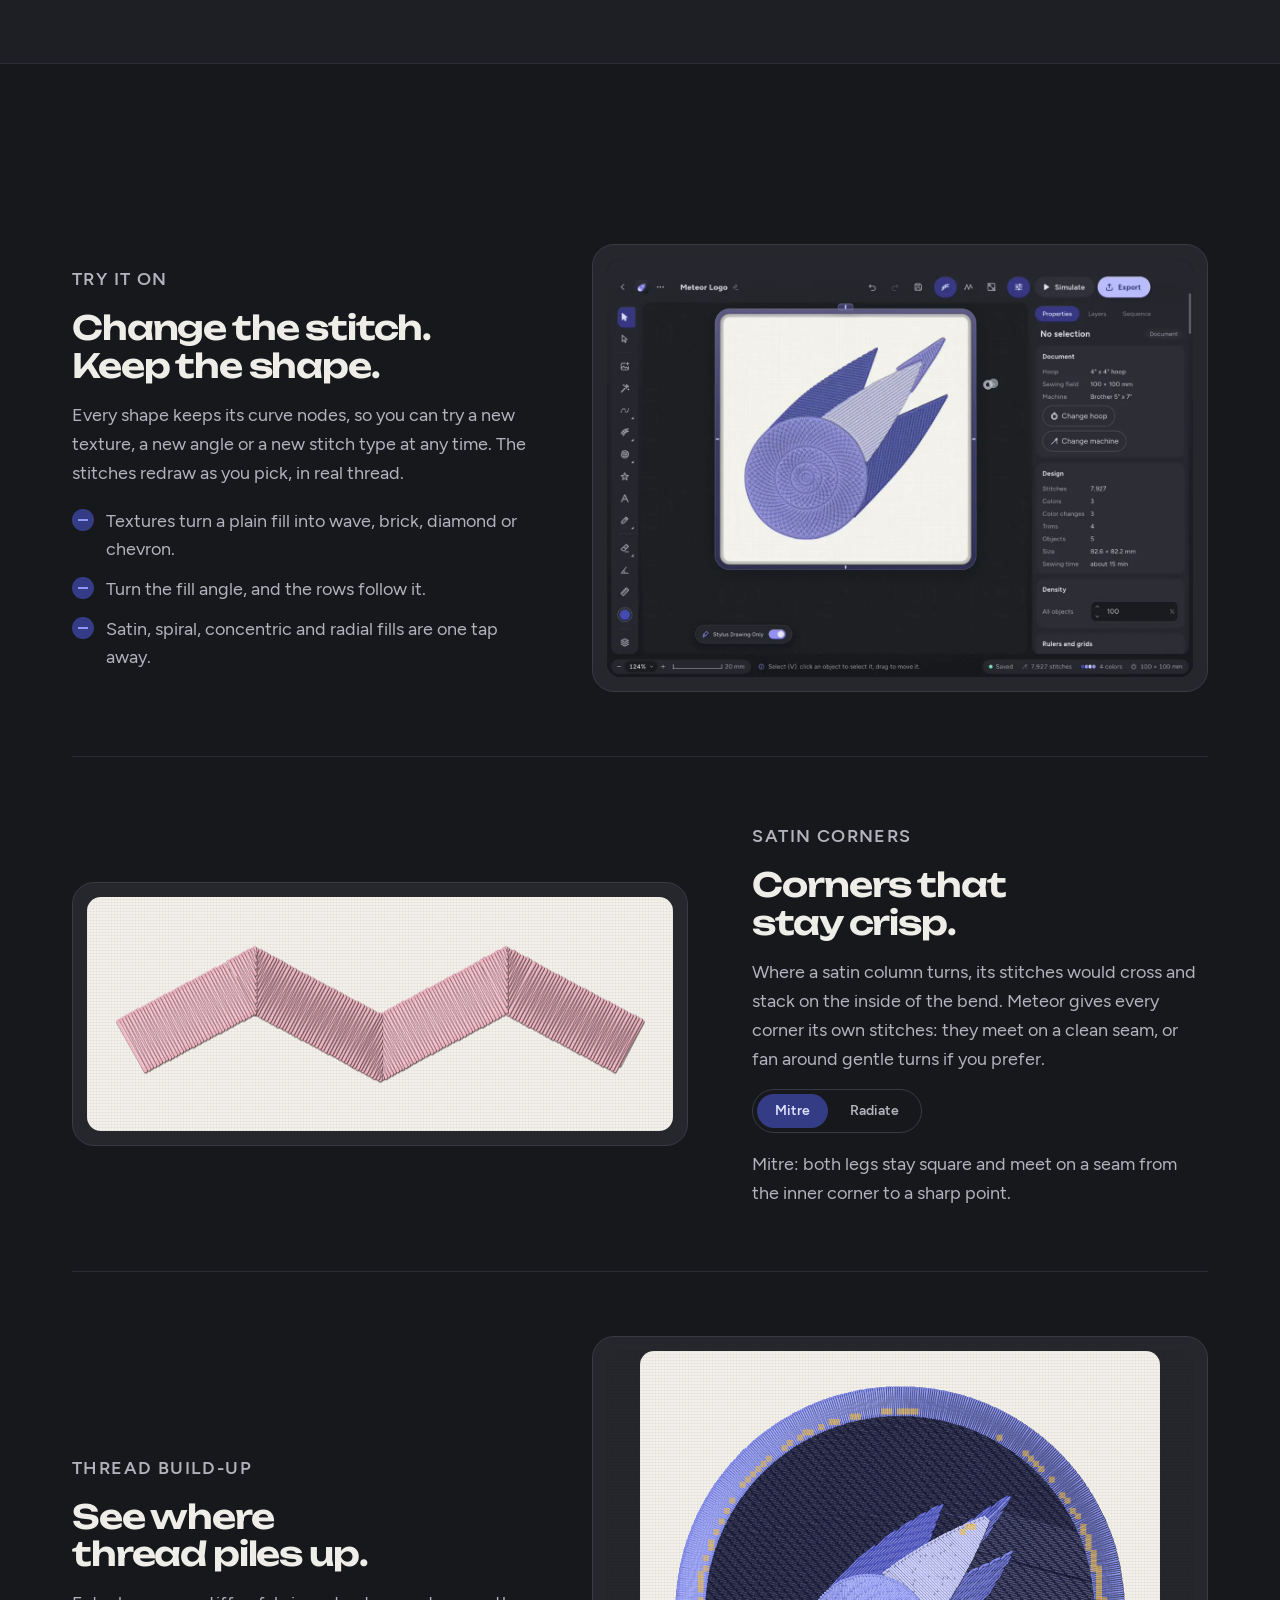
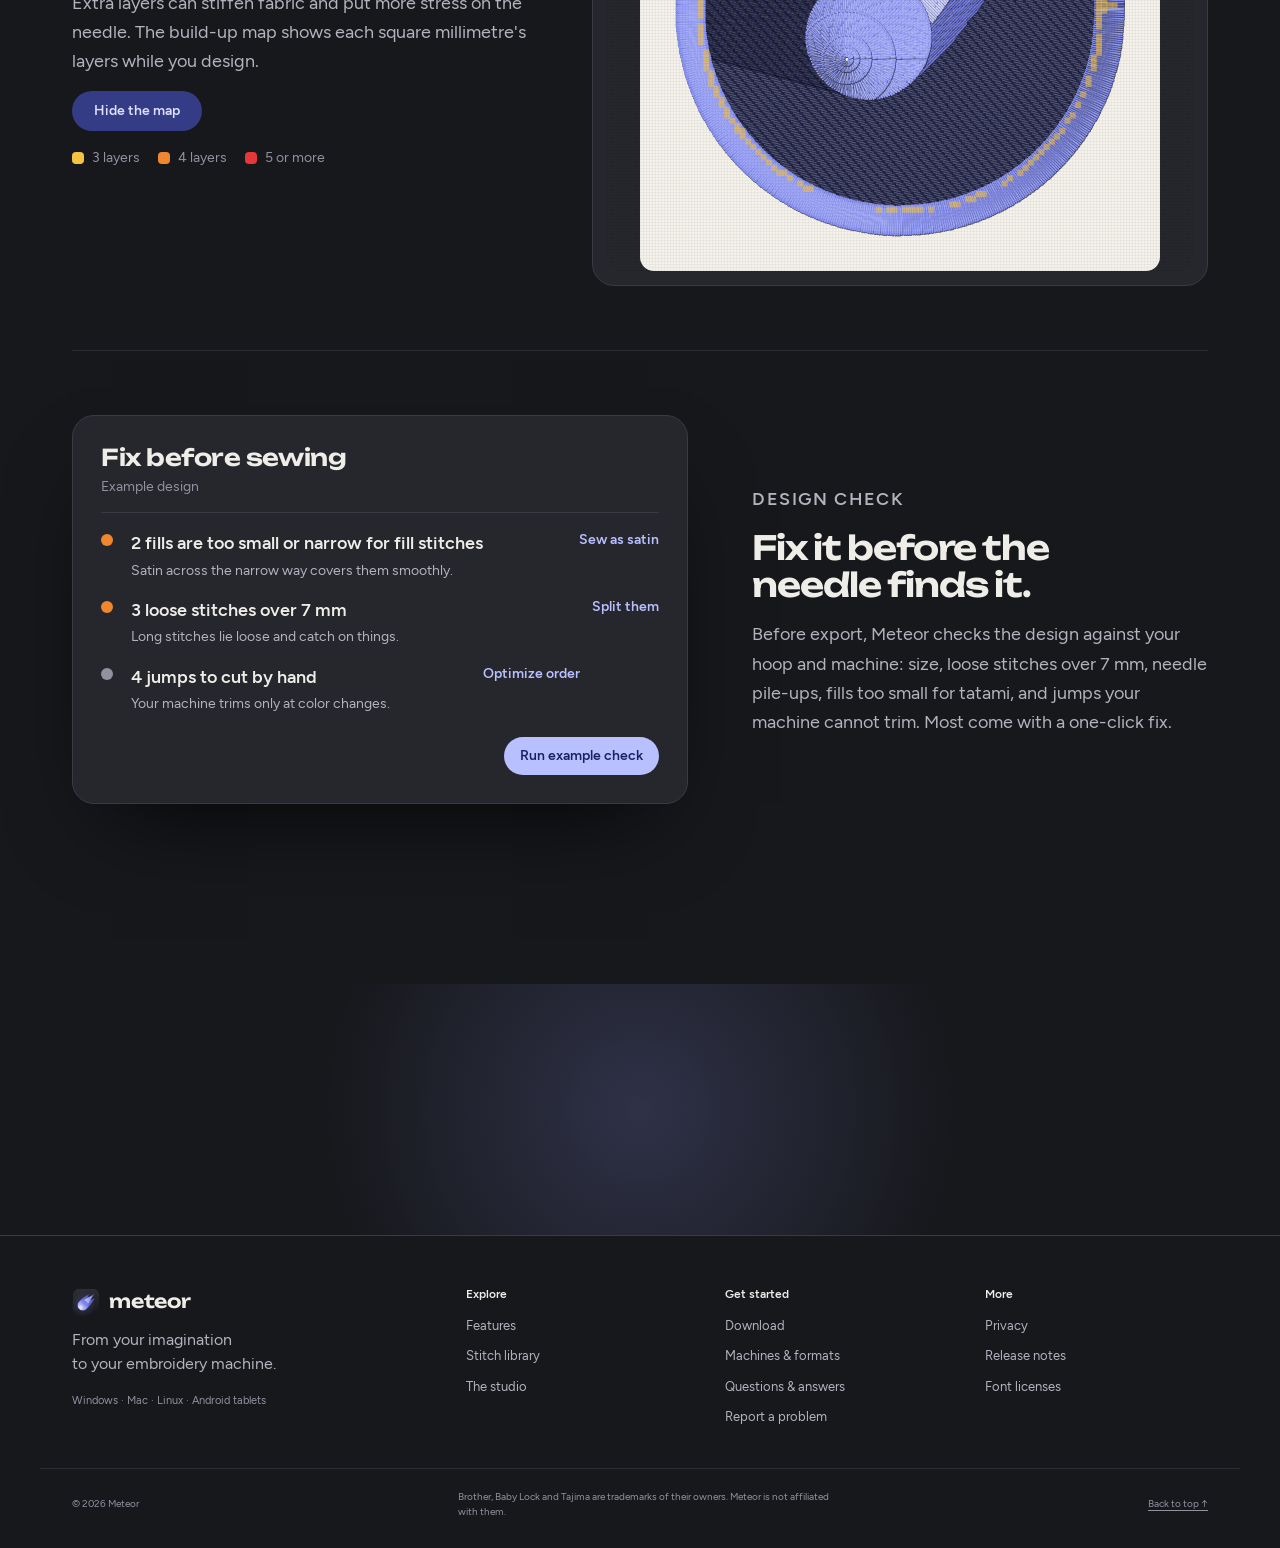
<file: stitches.html>
<!DOCTYPE html>

<html lang="en">
<head>
<meta charset="utf-8"/>
<meta content="width=device-width, initial-scale=1, viewport-fit=cover" name="viewport"/>
<title>Stitch library — Meteor</title>
<!-- Everything is served from this site: no third-party scripts, fonts or trackers -->
<meta content="default-src 'none'; script-src 'self'; style-src 'self'; img-src 'self' data:; media-src 'self'; font-src 'self'; connect-src 'self'; manifest-src 'self'; base-uri 'none'; form-action 'none'; object-src 'none'; upgrade-insecure-requests" http-equiv="Content-Security-Policy"/>
<meta content="strict-origin-when-cross-origin" name="referrer"/>
<meta content="Explore Meteor’s stitch types, satin corners, thread build-up map and design checks, with real stitch previews." name="description"/>
<meta content="#17181c" name="theme-color"/>
<meta content="dark" name="color-scheme"/>
<meta content="website" property="og:type"/>
<meta content="Meteor" property="og:site_name"/>
<meta content="Stitch library — Meteor" property="og:title"/>
<meta content="Explore Meteor’s stitch types, satin corners, thread build-up map and design checks, with real stitch previews." property="og:description"/>
<link href="https://beelito.github.io/meteor-embroidery-studio/stitches.html" rel="canonical"/>
<meta content="https://beelito.github.io/meteor-embroidery-studio/stitches.html" property="og:url"/>
<meta content="https://beelito.github.io/meteor-embroidery-studio/assets/img/og.jpg" property="og:image"/>
<meta content="1200" property="og:image:width"/>
<meta content="630" property="og:image:height"/>
<meta content="The Meteor logo and an embroidered patch of its meteor" property="og:image:alt"/>
<meta content="summary_large_image" name="twitter:card"/>
<meta content="Stitch library — Meteor" name="twitter:title"/>
<meta content="Explore Meteor’s stitch types, satin corners, thread build-up map and design checks, with real stitch previews." name="twitter:description"/>
<meta content="https://beelito.github.io/meteor-embroidery-studio/assets/img/og.jpg" name="twitter:image"/>
<link href="assets/img/icon-32.png" rel="icon" sizes="32x32" type="image/png"/>
<link href="assets/img/icon-180.png" rel="apple-touch-icon"/>
<link href="site.webmanifest" rel="manifest"/>
<link as="font" crossorigin="" href="assets/fonts/unbounded.woff2" rel="preload" type="font/woff2"/>
<link as="font" crossorigin="" href="assets/fonts/figtree-regular.woff2" rel="preload" type="font/woff2"/>
<link href="assets/css/site.css?v=20261113" rel="stylesheet"/>
<script defer="" src="assets/js/site.js?v=20261113"></script>
</head>
<body class="">
<a class="skip" href="#main">Skip to content</a>
<header class="nav" id="top"><div class="wrap nav-row">
<a aria-label="Meteor home" class="brand" href="index.html"><img alt="" class="brand-mark" height="32" src="assets/img/icon-180.png" width="32"/><span class="wordmark">meteor</span><span class="pill">beta</span></a>
<button aria-controls="site-menu" aria-expanded="false" class="menu-button" id="menu-button" type="button"><span aria-hidden="true" class="menu-icon"></span><span class="visually-hidden">Menu</span></button>
<nav aria-label="Main navigation" class="nav-links" id="site-menu"><a href="features.html">Features</a><a aria-current="page" href="stitches.html">Stitch library</a><a href="faq.html">FAQ</a><a class="btn btn-primary btn-small nav-cta" href="download.html">Get Meteor <span aria-hidden="true">↗</span></a></nav></div></header>
<main id="main">
<section class="page-intro"><div class="wrap"><p class="eyebrow">The stitch library</p><h1>Good embroidery<br/>is in the details.</h1><p class="section-lede">Explore real stitch output, compare satin corners, and see how Meteor helps you check a design before it reaches the needle.</p><nav aria-label="On this page" class="page-jumps"><a href="#stitches">Stitch types</a><a href="#corners">Satin corners</a><a href="#buildup-map">Thread build-up</a><a href="#design-check">Design check</a></nav></div></section><section aria-labelledby="stitches-title" class="band band-alt" id="stitches">
<div class="wrap">
<div class="section-head">
<p class="eyebrow">Sewn by the engine</p>
<h2 id="stitches-title">21 stitch types, one engine.</h2>
<p class="section-lede">Every pattern below is real output from Meteor's stitch generator, played back in the order your machine sews it.</p>
</div>
<div class="library">
<div aria-label="Stitch types" class="tabs" id="stitch-tabs" role="tablist">
<button aria-controls="stitch-panel" aria-selected="true" class="tab" data-index="0" id="tab-0" role="tab" type="button">Tatami fill</button>
<button aria-controls="stitch-panel" aria-selected="false" class="tab" data-index="1" id="tab-1" role="tab" tabindex="-1" type="button">Satin column</button>
<button aria-controls="stitch-panel" aria-selected="false" class="tab" data-index="2" id="tab-2" role="tab" tabindex="-1" type="button">Contour fill</button>
<button aria-controls="stitch-panel" aria-selected="false" class="tab" data-index="3" id="tab-3" role="tab" tabindex="-1" type="button">Radial fill</button>
<button aria-controls="stitch-panel" aria-selected="false" class="tab" data-index="4" id="tab-4" role="tab" tabindex="-1" type="button">Stipple fill</button>
<button aria-controls="stitch-panel" aria-selected="false" class="tab" data-index="5" id="tab-5" role="tab" tabindex="-1" type="button">Blanket stitch</button>
</div>
<div aria-labelledby="tab-0" class="panel library-panel" id="stitch-panel" role="tabpanel">
<div class="swatch">
<canvas aria-label="Tatami fill being sewn" class="sew-canvas" height="460" id="library-sew" role="img" width="460"></canvas>
</div>
<div class="library-text">
<h3 id="library-name">Tatami fill</h3><button class="replay-button" id="library-replay" type="button">↻ Watch it stitch</button>
<p id="library-about">Rows of even stitches that cover large areas flat. Needle drops shift row to row, so no seam lines up, and the needle travels under fabric it has not covered yet.</p>
<dl class="stats">
<div><dt>Stitches</dt><dd class="num" id="library-count">1,091</dd></div>
<div><dt>Size</dt><dd class="num" id="library-size">35 × 33 mm</dd></div>
<div><dt>Spacing</dt><dd class="num" id="library-spacing">0.4 mm</dd></div>
</dl>
</div>
</div>
</div>
<ul aria-label="All stitch types" class="type-cloud">
<li>Running</li><li>Bean</li><li>Backstitch</li><li>Stem</li><li>Chain</li><li>Candlewicking</li><li>V stitch</li><li>Blanket</li><li>Satin column</li><li>3D puff satin</li><li>Satin fill</li><li>Tatami</li><li>Flow fill</li><li>Contour</li><li>Spiral</li><li>Concentric</li><li>Radial</li><li>Stipple</li><li>Cross stitch</li><li>Motif</li><li>Applique</li>
</ul>
</div>
</section><section aria-label="Refine the sew-out" class="band"><div class="wrap"><article aria-labelledby="restyle-title" class="dive" id="restyle">
<div class="dive-copy">
<p class="eyebrow">Try it on</p>
<h3 id="restyle-title">Change the stitch. Keep the shape.</h3>
<p>Every shape keeps its curve nodes, so you can try a new texture, a new angle or a new stitch type at any time. The stitches redraw as you pick, in real thread.</p>
<ul class="ticks">
<li><span>Textures turn a plain fill into wave, brick, diamond or chevron.</span></li>
<li><span>Turn the fill angle, and the rows follow it.</span></li>
<li><span>Satin, spiral, concentric and radial fills are one tap away.</span></li>
</ul>
</div>
<figure class="panel stage">
<div class="clip"><video aria-label="On a tablet, the meteor's tail tries diagonal, wave and diamond textures, then its head changes from tatami to satin, spiral, concentric and radial fills" class="stage-canvas" height="914" muted playsinline poster="assets/video/restyle-poster.webp" preload="none" src="assets/video/restyle.mp4" width="1280"></video><button class="replay-button clip-button" type="button" hidden><span aria-hidden="true" class="clip-icon">↻</span><span class="clip-label">Replay</span></button></div>
</figure>
</article><article aria-labelledby="corners-title" class="dive dive-flip" id="corners">
<div class="dive-copy">
<p class="eyebrow">Satin corners</p>
<h3 id="corners-title">Corners that stay crisp.</h3>
<p>Where a satin column turns, its stitches would cross and stack on the inside of the bend. Meteor gives every corner its own stitches: they meet on a clean seam, or fan around gentle turns if you prefer.</p>
<div aria-label="Corner style" class="segmented" id="corner-style" role="radiogroup">
<button aria-checked="true" data-style="miter" role="radio" type="button">Mitre</button>
<button aria-checked="false" data-style="radiate" role="radio" type="button">Radiate</button>
</div>
<p class="note" id="corner-note">Mitre: both legs stay square and meet on a seam from the inner corner to a sharp point.</p>
</div>
<figure class="panel stage stage-light">
<canvas aria-label="A satin zigzag sewn with mitred corners" class="stage-canvas stage-wide" height="240" id="corner-sew" role="img" width="600"></canvas>
</figure>
</article><article aria-labelledby="buildup-title" class="dive" id="buildup-map">
<div class="dive-copy">
<p class="eyebrow">Thread build-up</p>
<h3 id="buildup-title">See where thread piles up.</h3>
<p>Extra layers can stiffen fabric and put more stress on the needle. The build-up map shows each square millimetre's layers while you design.</p>
<button aria-pressed="true" class="btn btn-ghost toggle" id="buildup-toggle" type="button">Hide the map</button>
<ul aria-label="Map colors" class="legend">
<li><span aria-hidden="true" class="swatch-dot amber"></span>3 layers</li>
<li><span aria-hidden="true" class="swatch-dot orange"></span>4 layers</li>
<li><span aria-hidden="true" class="swatch-dot red"></span>5 or more</li>
</ul>
</div>
<figure class="panel stage stage-light">
<canvas aria-label="An embroidered patch with its thread build-up shown in amber, orange and red" class="stage-canvas stage-square" height="460" id="buildup" role="img" width="460"></canvas>
</figure>
</article><article aria-labelledby="check-title" class="dive dive-flip" id="design-check">
<div class="dive-copy">
<p class="eyebrow">Design check</p>
<h3 id="check-title">Fix it before the needle finds it.</h3>
<p>Before export, Meteor checks the design against your hoop and machine: size, loose stitches over 7 mm, needle pile-ups, fills too small for tatami, and jumps your machine cannot trim. Most come with a one-click fix.</p>
</div>
<figure aria-label="The design check finding three issues and fixing them" class="panel check-demo">
<div class="check-head">
<strong>Fix before sewing</strong>
<span class="check-sub">Example design</span>
</div>
<ul class="check-list" id="check-list">
<li class="check-item warn"><span aria-hidden="true" class="check-mark"></span><span class="check-text"><b>2 fills are too small or narrow for fill stitches</b>Satin across the narrow way covers them smoothly.</span><span class="check-fix">Sew as satin</span></li>
<li class="check-item warn"><span aria-hidden="true" class="check-mark"></span><span class="check-text"><b>3 loose stitches over 7 mm</b>Long stitches lie loose and catch on things.</span><span class="check-fix">Split them</span></li>
<li class="check-item note"><span aria-hidden="true" class="check-mark"></span><span class="check-text"><b>4 jumps to cut by hand</b>Your machine trims only at color changes.</span><span class="check-fix">Optimize order</span></li>
</ul>
<div class="check-foot">
<span class="check-done" id="check-done">Ready to sew</span>
<button class="btn btn-primary btn-small check-all" id="check-all" type="button">Run example check</button>
</div>
</figure>
</article></div></section><section class="closing"><div class="wrap closing-line" data-reveal=""><div><p class="eyebrow">A little imagination goes a long way</p><h2>Make every stitch yours.</h2><p>Every feature is yours to try. Free during the beta.</p></div><a class="btn btn-primary btn-large" href="download.html">Get Meteor <span aria-hidden="true">↗</span></a></div></section>
</main>
<footer class="footer"><div class="wrap footer-grid">
<div class="footer-brand"><a aria-label="Meteor home" class="brand" href="index.html"><img alt="" class="brand-mark" height="28" src="assets/img/icon-180.png" width="28"/><span class="wordmark">meteor</span></a><p>From your imagination<br/>to your embroidery machine.</p><span class="footer-platforms">Windows · Mac · Linux · Android tablets</span></div>
<nav aria-label="Explore" class="footer-col"><h2>Explore</h2><a href="features.html">Features</a><a href="stitches.html">Stitch library</a><a href="features.html#studio">The studio</a></nav>
<nav aria-label="Get started" class="footer-col"><h2>Get started</h2><a href="download.html">Download</a><a href="download.html#machine">Machines &amp; formats</a><a href="faq.html">Questions &amp; answers</a><a href="https://github.com/beelito/meteor-embroidery-studio/issues/new/choose">Report a problem</a></nav>
<nav aria-label="More" class="footer-col"><h2>More</h2><a href="privacy.html">Privacy</a><a href="https://github.com/beelito/meteor-embroidery-studio/releases">Release notes</a><a href="assets/fonts/OFL-Figtree.txt">Font licenses</a></nav></div>
<div class="wrap footer-base"><p>© 2026 Meteor</p><p>Brother, Baby Lock and Tajima are trademarks of their owners. Meteor is not affiliated with them.</p><a href="#top">Back to top ↑</a></div></footer>
</body>
</html>
</file>
<file: assets/css/site.css>
/* Meteor website
   Layout: dark charcoal pasteboard; content floats on rounded panels like the
   studio's, periwinkle reserved for actions and thread. Sections alternate
   between the pasteboard and a slightly raised band; feature deep dives
   alternate text and a live stage left and right. */
:root {
  --charcoal: #17181c;      /* page, as the app's window frame */
  --pasteboard: #1e1f24;    /* raised bands */
  --panel: #26272d;         /* floating panels and cards */
  --raised: #30313a;        /* hovered rows, chips */
  --line: #393a44;          /* hairlines */
  --text: #e7e7ef;
  --text-2: #b0b1bf;
  --text-3: #80818f;
  --peri: #8e97f7;          /* brand periwinkle */
  --peri-light: #b9c0ff;    /* filled buttons */
  --on-peri: #1a2266;       /* text on filled buttons */
  --peri-container: #353c86;/* selection, pills */
  --on-container: #dee0ff;
  --fabric: #f3f1ea;        /* light stages: thread on fabric */
  --amber: #f5c242;
  --orange: #f0862e;
  --red: #e5383b;
  --good: #7fd1b9;
  --glow: rgba(142, 151, 247, 0.18);

  --display: "Unbounded", "Figtree", system-ui, sans-serif;
  --body: "Figtree", system-ui, -apple-system, "Segoe UI", sans-serif;

  --step--1: clamp(0.82rem, 0.8rem + 0.1vw, 0.88rem);
  --step-0: clamp(1rem, 0.96rem + 0.2vw, 1.1rem);
  --step-1: clamp(1.2rem, 1.1rem + 0.5vw, 1.45rem);
  --step-2: clamp(1.6rem, 1.3rem + 1.4vw, 2.5rem);
  --step-3: clamp(2.2rem, 1.4rem + 3.2vw, 4rem);

  --radius: 14px;
  --radius-lg: 22px;
  --ease: cubic-bezier(0.2, 0, 0, 1);          /* emphasized */
  --ease-out: cubic-bezier(0.05, 0.7, 0.1, 1); /* emphasized decelerate */
  color-scheme: dark;
}

@font-face { font-family: "Figtree"; src: url("../fonts/figtree-regular.woff2") format("woff2"); font-weight: 400; font-display: swap; }
@font-face { font-family: "Figtree"; src: url("../fonts/figtree-medium.woff2") format("woff2"); font-weight: 500; font-display: swap; }
@font-face { font-family: "Figtree"; src: url("../fonts/figtree-semibold.woff2") format("woff2"); font-weight: 600; font-display: swap; }
@font-face { font-family: "Figtree"; src: url("../fonts/figtree-bold.woff2") format("woff2"); font-weight: 700; font-display: swap; }
@font-face { font-family: "Unbounded"; src: url("../fonts/unbounded.woff2") format("woff2"); font-weight: 200 900; font-display: swap; }

*, *::before, *::after { box-sizing: border-box; }
html { scroll-behavior: smooth; scroll-padding-top: 80px; }
body {
  margin: 0;
  background: var(--charcoal);
  color: var(--text);
  font: 400 var(--step-0)/1.6 var(--body);
  -webkit-font-smoothing: antialiased;
  text-rendering: optimizeLegibility;
  overflow-x: hidden;
}
img { max-width: 100%; height: auto; display: block; }
a { color: var(--peri-light); text-decoration-thickness: 1px; text-underline-offset: 3px; }
a:hover { color: var(--text); }
:focus-visible { outline: 2px solid var(--peri-light); outline-offset: 3px; border-radius: 6px; }
h1, h2, h3 { margin: 0; text-wrap: balance; }
p { margin: 0; }
.num { font-variant-numeric: tabular-nums; }
.visually-hidden { position: absolute; width: 1px; height: 1px; overflow: hidden; clip: rect(0 0 0 0); white-space: nowrap; }

.wrap {
  width: 100%;
  max-width: 1200px;
  margin-inline: auto;
  padding-left: max(16px, env(safe-area-inset-left, 0px));
  padding-right: max(16px, env(safe-area-inset-right, 0px));
}
@media (min-width: 720px) {
  .wrap { padding-left: max(32px, env(safe-area-inset-left, 0px)); padding-right: max(32px, env(safe-area-inset-right, 0px)); }
}

.skip {
  position: absolute; left: 16px; top: -48px; z-index: 30;
  padding: 8px 14px; border-radius: 999px;
  background: var(--peri-light); color: var(--on-peri); font-weight: 600;
}
.skip:focus { top: calc(12px + env(safe-area-inset-top, 0px)); }

.eyebrow {
  display: inline-flex; align-items: center; gap: 8px;
  font: 600 var(--step--1)/1.2 var(--body);
  letter-spacing: 0.08em;
  text-transform: uppercase;
  color: var(--peri);
}
.dot { width: 8px; height: 8px; border-radius: 50%; background: var(--good); box-shadow: 0 0 0 4px rgba(127, 209, 185, 0.18); }


/* ---------------------------------------------------------------- buttons */
.btn {
  display: inline-flex; align-items: center; justify-content: center; gap: 8px;
  min-height: 46px; padding: 0 22px; border-radius: 999px; border: 0; cursor: pointer;
  font: 600 var(--step-0)/1 var(--body); text-decoration: none;
  transition: transform 220ms var(--ease), background-color 220ms var(--ease), color 220ms var(--ease), box-shadow 220ms var(--ease);
}
.btn:active { transform: scale(0.97); }
.btn-primary { background: var(--peri-light); color: var(--on-peri); box-shadow: 0 6px 24px -8px rgba(185, 192, 255, 0.55); }
.btn-primary:hover { background: #cfd4ff; color: var(--on-peri); box-shadow: 0 10px 32px -8px rgba(185, 192, 255, 0.7); }
.btn-ghost { background: var(--raised); color: var(--text); }
.btn-ghost:hover { background: var(--line); color: var(--text); }
.btn-small { min-height: 38px; padding: 0 16px; font-size: var(--step--1); }
.btn-large { min-height: 52px; padding: 0 26px; }

/* -------------------------------------------------------------------- nav */
.nav {
  position: sticky; top: 0; z-index: 20;
  padding-top: env(safe-area-inset-top, 0px);
  background: rgba(23, 24, 28, 0.72);
  backdrop-filter: blur(14px) saturate(140%);
  -webkit-backdrop-filter: blur(14px) saturate(140%);
  border-bottom: 1px solid rgba(57, 58, 68, 0.6);
}
.nav-row { display: flex; align-items: center; gap: 16px; min-height: 64px; }
.brand { display: inline-flex; align-items: center; gap: 10px; color: var(--text); text-decoration: none; margin-right: auto; }
.brand:hover { color: var(--text); }
.brand-mark { width: 32px; height: 32px; border-radius: 8px; }
.wordmark { font: 600 1.15rem/1 var(--display); letter-spacing: -0.01em; }
.pill {
  font: 600 0.7rem/1 var(--body); letter-spacing: 0.04em;
  padding: 4px 8px; border-radius: 999px;
  background: var(--peri-container); color: var(--on-container);
}
.nav-links { display: flex; align-items: center; gap: 4px; }
.nav-links a:not(.btn) {
  color: var(--text-2); text-decoration: none; font-weight: 500; font-size: var(--step--1);
  padding: 8px 12px; border-radius: 999px; transition: background-color 200ms var(--ease), color 200ms var(--ease);
}
.nav-links a:not(.btn):hover { background: var(--raised); color: var(--text); }
.nav-cta { margin-left: 8px; }
.menu-button { display: none; }
@media (max-width: 820px) {
  .menu-button {
    display: inline-grid; place-items: center; width: 44px; height: 44px; border-radius: 12px;
    background: var(--raised); border: 0; color: var(--text); cursor: pointer;
  }
  .menu-icon, .menu-icon::before, .menu-icon::after {
    display: block; width: 18px; height: 2px; border-radius: 2px; background: currentColor;
    transition: transform 260ms var(--ease), opacity 200ms var(--ease);
  }
  .menu-icon { position: relative; }
  .menu-icon::before, .menu-icon::after { content: ""; position: absolute; left: 0; }
  .menu-icon::before { top: -6px; }
  .menu-icon::after { top: 6px; }
  .menu-button[aria-expanded="true"] .menu-icon { background: transparent; }
  .menu-button[aria-expanded="true"] .menu-icon::before { transform: translateY(6px) rotate(45deg); }
  .menu-button[aria-expanded="true"] .menu-icon::after { transform: translateY(-6px) rotate(-45deg); }
  /* With script the menu folds away behind the button; without, it stays open */
  .js .nav-links {
    position: absolute; left: 0; right: 0; top: 100%;
    flex-direction: column; align-items: stretch; gap: 4px;
    padding: 12px max(16px, env(safe-area-inset-right, 0px)) 18px max(16px, env(safe-area-inset-left, 0px));
    background: var(--charcoal); border-bottom: 1px solid var(--line); box-shadow: 0 24px 40px -20px rgba(0, 0, 0, 0.8);
    transform-origin: top; transform: translateY(-8px); opacity: 0; visibility: hidden;
    transition: transform 260ms var(--ease-out), opacity 200ms var(--ease), visibility 0s linear 260ms;
  }
  .js .nav-links.is-open { transform: none; opacity: 1; visibility: visible; transition: transform 260ms var(--ease-out), opacity 200ms var(--ease), visibility 0s; }
  .js .nav-links a:not(.btn) { padding: 12px 14px; font-size: var(--step-0); }
  .nav-cta { margin: 8px 0 0; }
  html:not(.js) .nav-links { flex-wrap: wrap; }
  html:not(.js) .menu-button { display: none; }
}

/* ------------------------------------------------------------------- hero */
.hero { position: relative; overflow: hidden; padding-block: clamp(48px, 7vw, 96px) clamp(40px, 5vw, 64px); isolation: isolate; }
.hero::before {
  content: ""; position: absolute; inset: -20% -10% auto auto; width: 70%; height: 120%; z-index: -1;
  background: radial-gradient(closest-side, rgba(142, 151, 247, 0.16), transparent 70%);
}
.sky { position: absolute; inset: 0; width: 100%; height: 100%; z-index: -1; }
.hero-grid { display: grid; grid-template-columns: minmax(0, 1.05fr) minmax(0, 0.95fr); gap: clamp(32px, 5vw, 72px); align-items: center; }
@media (max-width: 900px) { .hero-grid { grid-template-columns: minmax(0, 1fr); } }
.hero-copy { display: grid; gap: 22px; min-width: 0; justify-items: start; }
.hero h1 { font: 600 var(--step-3)/1.04 var(--display); letter-spacing: -0.04em; max-width: 13ch; }
.lede { color: var(--text-2); font-size: var(--step-1); line-height: 1.55; max-width: 34em; }
.cta-row { display: flex; flex-wrap: wrap; gap: 12px; }
.hero-note { color: var(--text-3); font-size: var(--step--1); }

/* The hoop: a round frame the mark is sewn in */
.hoop { margin: 0; display: grid; justify-items: center; gap: 18px; min-width: 0; }
.hoop-ring {
  position: relative; width: min(100%, 460px); aspect-ratio: 1; border-radius: 50%;
  background: radial-gradient(circle at 50% 42%, #2a2c3a 0%, #1e1f26 62%, #17181c 100%);
  box-shadow:
    0 0 0 10px #2b2c34,
    0 0 0 11px #3e3f4a,
    0 0 0 22px #24252c,
    0 30px 80px -20px rgba(0, 0, 0, 0.7),
    0 0 120px -10px var(--glow);
  display: grid; place-items: center;
  max-width: calc(100% - 44px);
}
.hoop-ring::after {
  content: ""; position: absolute; inset: 0; border-radius: 50%; pointer-events: none;
  background-image: repeating-linear-gradient(0deg, rgba(255,255,255,0.025) 0 1px, transparent 1px 4px),
                    repeating-linear-gradient(90deg, rgba(255,255,255,0.02) 0 1px, transparent 1px 4px);
}
.sew-canvas { width: 100%; height: 100%; display: block; }
.hoop .sew-canvas { width: 86%; height: 86%; }
.readout { display: flex; flex-wrap: wrap; justify-content: center; gap: 6px 10px; font-size: var(--step--1); margin-top: 14px; }
.readout-row { display: inline-flex; gap: 8px; align-items: baseline; background: var(--panel); border: 1px solid var(--line); border-radius: 999px; padding: 6px 12px; }
.readout-label { color: var(--text-3); }

.formats {
  display: flex; flex-wrap: wrap; justify-content: center; gap: 10px 28px;
  margin: clamp(48px, 6vw, 72px) 0 0; padding: 20px 0 0; list-style: none;
  border-top: 1px solid rgba(57, 58, 68, 0.6);
  color: var(--text-3); font-size: var(--step--1);
}
.formats strong { color: var(--text); font-weight: 600; margin-right: 4px; }

/* ---------------------------------------------------------------- bands */
.band { padding-block: clamp(72px, 9vw, 128px); }
.band-alt { background: var(--pasteboard); border-block: 1px solid rgba(57, 58, 68, 0.5); }
.section-head { display: grid; gap: 14px; max-width: 46rem; margin-bottom: clamp(32px, 4vw, 52px); justify-items: start; }
.section-head h2, .art-copy h2, .closing h2 { font: 600 var(--step-2)/1.12 var(--display); letter-spacing: -0.035em; }
.section-lede { color: var(--text-2); font-size: var(--step-1); line-height: 1.55; }
.panel { background: var(--panel); border: 1px solid var(--line); border-radius: var(--radius-lg); }

/* ---------------------------------------------------------- how it works */
.steps { list-style: none; margin: 0; padding: 0; display: grid; grid-template-columns: repeat(4, minmax(0, 1fr)); gap: 16px; counter-reset: none; }
@media (max-width: 1000px) { .steps { grid-template-columns: repeat(2, minmax(0, 1fr)); } }
@media (max-width: 560px) { .steps { grid-template-columns: minmax(0, 1fr); } }
.step {
  position: relative; display: grid; gap: 10px; align-content: start; min-width: 0;
  padding: 24px; border-radius: var(--radius-lg); background: var(--panel); border: 1px solid var(--line);
}
.step-num {
  display: grid; place-items: center; width: 36px; height: 36px; border-radius: 50%;
  background: var(--peri-container); color: var(--on-container); font: 600 0.95rem/1 var(--display);
}
.step h3 { font: 600 var(--step-0)/1.3 var(--body); margin-top: 6px; }
.step p { color: var(--text-2); font-size: var(--step--1); line-height: 1.6; }
/* A running stitch joins the steps on wide screens */
@media (min-width: 1001px) {
  .step:not(:last-child)::after {
    content: ""; position: absolute; top: 41px; left: calc(24px + 36px + 10px); right: -6px; height: 2px;
    background: repeating-linear-gradient(90deg, var(--peri) 0 7px, transparent 7px 12px); opacity: 0.45;
  }
}

/* ---------------------------------------------------------- stitch library */
.library { display: grid; gap: 18px; }
.tabs { display: flex; flex-wrap: wrap; gap: 8px; }
.tab {
  appearance: none; border: 1px solid var(--line); background: transparent; color: var(--text-2);
  font: 500 var(--step--1)/1 var(--body); padding: 10px 16px; border-radius: 999px; cursor: pointer;
  transition: background-color 220ms var(--ease), color 220ms var(--ease), border-color 220ms var(--ease);
}
.tab:hover { color: var(--text); background: var(--raised); }
.tab[aria-selected="true"] { background: var(--peri-container); border-color: transparent; color: var(--on-container); }
.library-panel { display: grid; grid-template-columns: minmax(0, 1fr) minmax(0, 1fr); gap: clamp(20px, 4vw, 48px); padding: clamp(18px, 3vw, 36px); align-items: center; }
@media (max-width: 820px) { .library-panel { grid-template-columns: minmax(0, 1fr); } }
.swatch {
  position: relative; aspect-ratio: 1; width: 100%; max-width: 460px; justify-self: center;
  border-radius: var(--radius); background: var(--fabric); overflow: hidden;
  box-shadow: inset 0 0 0 1px rgba(0, 0, 0, 0.06);
}
.swatch::after, .stage-light::after {
  content: ""; position: absolute; inset: 0; pointer-events: none; border-radius: inherit;
  background-image: repeating-linear-gradient(0deg, rgba(0,0,0,0.035) 0 1px, transparent 1px 3px),
                    repeating-linear-gradient(90deg, rgba(0,0,0,0.03) 0 1px, transparent 1px 3px);
}
.library-text { display: grid; gap: 14px; min-width: 0; }
.library-text h3 { font: 600 var(--step-1)/1.2 var(--display); letter-spacing: -0.02em; }
.library-text p { color: var(--text-2); max-width: 36em; }
.stats { display: grid; grid-template-columns: repeat(3, minmax(0, 1fr)); gap: 10px; margin: 6px 0 0; }
.stats div { background: var(--raised); border-radius: 12px; padding: 12px 14px; min-width: 0; }
.stats dt { color: var(--text-3); font-size: var(--step--1); }
.stats dd { margin: 4px 0 0; font: 600 var(--step-0)/1.2 var(--body); }
.type-cloud { display: flex; flex-wrap: wrap; gap: 8px; list-style: none; padding: 0; margin: 28px 0 0; }
.type-cloud li { font-size: var(--step--1); color: var(--text-2); padding: 6px 12px; border-radius: 999px; border: 1px dashed var(--line); }

/* ------------------------------------------------------------ deep dives */
.dive {
  display: grid; grid-template-columns: minmax(0, 0.85fr) minmax(0, 1.15fr); gap: clamp(32px, 5vw, 72px); align-items: center;
  padding-block: clamp(36px, 5vw, 64px);
}
.dive + .dive { border-top: 1px solid rgba(57, 58, 68, 0.6); }
.dive-flip { grid-template-columns: minmax(0, 1.15fr) minmax(0, 0.85fr); }
.dive-flip .dive-copy { order: 2; }
@media (max-width: 900px) {
  .dive { grid-template-columns: minmax(0, 1fr); }
  /* the demo is the point: show it before the text on narrow screens */
  .picture-dive .stage { order: -1; }
  .dive-flip .dive-copy { order: 0; }
}
.dive-copy { display: grid; gap: 16px; min-width: 0; justify-items: start; }
.dive-copy h3, .dive-copy .dive-title { font: 600 var(--step-2)/1.12 var(--display); letter-spacing: -0.035em; font-size: clamp(1.5rem, 1.2rem + 1.1vw, 2.2rem); }
.dive-copy > p { color: var(--text-2); font-size: var(--step-0); line-height: 1.65; max-width: 34em; }
.ticks { list-style: none; padding: 0; margin: 4px 0 0; display: grid; gap: 12px; }
.ticks li { display: grid; grid-template-columns: 22px minmax(0, 1fr); gap: 12px; color: var(--text-2); }
.ticks li::before {
  content: ""; width: 22px; height: 22px; margin-top: 2px; border-radius: 50%;
  background: linear-gradient(var(--peri), var(--peri)) center / 10px 2px no-repeat, var(--peri-container);
}
.note { color: var(--text-3); font-size: var(--step--1); min-height: 3.2em; max-width: 34em; }

.stage { position: relative; margin: 0; padding: 14px; display: grid; gap: 12px; min-width: 0; }
.stage-canvas { width: 100%; height: auto; aspect-ratio: 7 / 5; border-radius: 14px; display: block; background: #101116; }
.stage-light .stage-canvas { background: var(--fabric); }
.stage-light::after { inset: 14px; border-radius: 14px; }
.stage-wide { aspect-ratio: 5 / 2; }
.stage-square { aspect-ratio: 1; max-width: 520px; justify-self: center; }
.stage-steps { display: grid; grid-template-columns: repeat(4, minmax(0, 1fr)); gap: 8px; }
.stage-steps span {
  text-align: center; font-size: var(--step--1); color: var(--text-3);
  padding: 8px 6px; border-radius: 999px; background: var(--charcoal);
  transition: background-color 300ms var(--ease), color 300ms var(--ease);
}
.stage-steps span.is-on { background: var(--peri-container); color: var(--on-container); }

/* Segmented control, as the app's PanelSegmented */
.segmented { display: inline-flex; padding: 4px; gap: 4px; border-radius: 999px; background: var(--charcoal); border: 1px solid var(--line); }
.segmented button {
  appearance: none; border: 0; background: transparent; color: var(--text-2); cursor: pointer;
  font: 600 var(--step--1)/1 var(--body); padding: 10px 18px; border-radius: 999px;
  transition: background-color 240ms var(--ease), color 240ms var(--ease);
}
.segmented button[aria-checked="true"] { background: var(--peri-container); color: var(--on-container); }
.toggle { min-height: 40px; font-size: var(--step--1); }
.toggle[aria-pressed="true"] { background: var(--peri-container); color: var(--on-container); }
.legend { display: flex; flex-wrap: wrap; gap: 8px 18px; list-style: none; padding: 0; margin: 0; color: var(--text-3); font-size: var(--step--1); }
.legend li { display: inline-flex; align-items: center; gap: 8px; }
.swatch-dot { width: 12px; height: 12px; border-radius: 4px; }
.swatch-dot.amber { background: var(--amber); }
.swatch-dot.orange { background: var(--orange); }
.swatch-dot.red { background: var(--red); }

/* Design check demo, styled as the app's dialog */
.check-demo { margin: 0; padding: clamp(18px, 3vw, 28px); display: grid; gap: 16px; min-width: 0; box-shadow: 0 40px 90px -40px rgba(0, 0, 0, 0.9); }
.check-head { display: grid; gap: 4px; padding-bottom: 14px; border-bottom: 1px solid var(--line); }
.check-head strong { font: 600 var(--step-1)/1.2 var(--display); letter-spacing: -0.02em; }
.check-sub { color: var(--text-3); font-size: var(--step--1); }
.check-list { list-style: none; margin: 0; padding: 0; display: grid; gap: 14px; }
.check-item { display: grid; grid-template-columns: 18px minmax(0, 1fr) auto; gap: 12px; align-items: start; transition: opacity 400ms var(--ease); }
.check-mark {
  width: 12px; height: 12px; margin-top: 5px; border-radius: 50%; position: relative;
  background: var(--orange); transition: background-color 300ms var(--ease), transform 300ms var(--ease);
}
.check-item.note .check-mark { background: var(--text-3); }
.check-text { display: grid; gap: 2px; color: var(--text-2); font-size: var(--step--1); min-width: 0; }
.check-text b { color: var(--text); font-weight: 600; font-size: var(--step-0); }
.check-fix { color: var(--peri-light); font-size: var(--step--1); font-weight: 600; white-space: nowrap; }
.check-item.is-fixed { opacity: 0.55; }
.check-item.is-fixed .check-mark { background: var(--good); transform: scale(1.25); }
.check-item.is-fixed .check-fix { visibility: hidden; }
.check-foot { display: flex; align-items: center; justify-content: flex-end; gap: 14px; padding-top: 6px; }
.check-done { color: var(--good); font-weight: 600; font-size: var(--step--1); opacity: 0; transition: opacity 400ms var(--ease); margin-right: auto; }
.check-demo.is-clear .check-done { opacity: 1; }
.check-all { cursor: default; }
.check-all.is-pressed { transform: scale(0.95); }

/* ------------------------------------------------------------ screen clips */
/* Recordings of the studio: they play once in view and end on the finished
   design, with a replay pill over the corner */
.clip { position: relative; min-width: 0; }
.clip video { display: block; width: 100%; height: auto; background: #101116; }
.clip-button {
  position: absolute; right: 12px; bottom: 12px;
  background: rgba(23, 24, 28, 0.82); border-color: #494b5c; border-radius: 999px;
  backdrop-filter: blur(6px); -webkit-backdrop-filter: blur(6px);
}
.clip-button:hover { background: var(--panel); }
.clip-button[hidden] { display: none; }
.clip-icon { width: 1.1em; text-align: center; }
.replay-button .clip-label { font-size: inherit; }
.tablet .clip-button { right: 8px; bottom: 8px; min-height: 32px; padding: 6px 10px; }

/* ----------------------------------------------------------------- studio */
.window {
  margin: 0; border-radius: 16px; overflow: hidden; border: 1px solid var(--line);
  background: var(--charcoal);
  box-shadow: 0 40px 100px -30px rgba(0, 0, 0, 0.8), 0 0 0 1px rgba(255, 255, 255, 0.02), 0 0 160px -40px var(--glow);
  transform-origin: 50% 0;
}
.window-bar { display: flex; gap: 8px; padding: 12px 14px; background: #1b1c21; border-bottom: 1px solid var(--line); }
.window-bar span { width: 11px; height: 11px; border-radius: 50%; background: var(--raised); }

.devices { position: relative; padding-bottom: clamp(40px, 7vw, 90px); }
.devices .window { width: 86%; }
.tablet {
  position: absolute; right: 0; bottom: 0; width: 40%; margin: 0;
  padding: clamp(6px, 0.9vw, 12px); border-radius: clamp(14px, 1.8vw, 24px);
  background: #0e0f12; border: 1px solid #3a3b46;
  box-shadow: 0 30px 80px -24px rgba(0, 0, 0, 0.85), 0 0 0 1px rgba(255, 255, 255, 0.03);
}
.tablet img, .tablet video { display: block; width: 100%; height: auto; border-radius: clamp(6px, 0.8vw, 12px); }
@media (max-width: 720px) {
  .devices { padding-bottom: 0; display: grid; gap: 20px; }
  .devices .window { width: 100%; }
  .tablet { position: static; width: 78%; justify-self: center; }
}

.features { display: grid; grid-template-columns: repeat(3, minmax(0, 1fr)); gap: 16px; margin-top: clamp(40px, 5vw, 64px); }
@media (max-width: 960px) { .features { grid-template-columns: repeat(2, minmax(0, 1fr)); } }
@media (max-width: 600px) { .features { grid-template-columns: minmax(0, 1fr); } }
.feature {
  display: grid; gap: 10px; align-content: start; min-width: 0;
  padding: 24px; border-radius: var(--radius-lg); background: var(--panel); border: 1px solid var(--line);
  transition: transform 260ms var(--ease), border-color 260ms var(--ease), background-color 260ms var(--ease);
}
.feature:hover { transform: translateY(-3px); border-color: #4a4c5c; background: #2a2b32; }
.feature h3 { font: 600 var(--step-0)/1.3 var(--body); }
.feature p { color: var(--text-2); font-size: var(--step--1); line-height: 1.6; }
.feature-icon, .platform-icon { width: 44px; height: 44px; fill: none; stroke: var(--text-3); stroke-width: 2; stroke-linecap: round; stroke-linejoin: round; }
.feature-icon .stitch { stroke: var(--peri); stroke-dasharray: 4 3; stroke-width: 2.4; }
@media (prefers-reduced-motion: no-preference) {
  .feature:hover .feature-icon .stitch { animation: run 700ms var(--ease) 1; }
}
@keyframes run { to { stroke-dashoffset: -14; } }

/* ------------------------------------------------------------------ specs */
.machine-pick { display: grid; grid-template-columns: repeat(auto-fill, minmax(132px, 1fr)); gap: 8px; margin-bottom: 16px; }
.machine-pick button {
  display: grid; gap: 2px; justify-items: start; text-align: left; min-height: 56px; padding: 10px 14px;
  border-radius: 14px; border: 1px solid var(--line); background: var(--panel); color: var(--text-2);
  font: inherit; cursor: pointer; transition: background-color 200ms var(--ease), border-color 200ms var(--ease), color 200ms var(--ease);
}
.machine-pick button b { font-weight: 600; color: var(--text); }
.machine-pick button span { font-size: var(--step--1); color: var(--text-3); }
.machine-pick button:hover { background: var(--raised); }
.machine-pick button[aria-checked="true"] { background: var(--peri-container); border-color: var(--peri); }
.machine-pick button[aria-checked="true"] b, .machine-pick button[aria-checked="true"] span { color: var(--on-container); }
.machine-pick button:focus-visible { outline: 3px solid var(--peri); outline-offset: 2px; }
.spec dd.is-changed { animation: spec-flash 500ms var(--ease); }
@keyframes spec-flash { from { color: var(--peri-light); transform: translateY(4px); opacity: 0.4; } to { transform: none; opacity: 1; } }
.specs { display: grid; grid-template-columns: repeat(3, minmax(0, 1fr)); gap: 1px; margin: 0; border-radius: var(--radius-lg); overflow: hidden; background: var(--line); border: 1px solid var(--line); }
@media (max-width: 720px) { .specs { grid-template-columns: repeat(2, minmax(0, 1fr)); } }
.spec { background: var(--panel); padding: clamp(18px, 3vw, 30px); min-width: 0; }
.spec dt { color: var(--text-3); font-size: var(--step--1); }
.spec dd { margin: 6px 0 0; font: 600 var(--step-1)/1.25 var(--display); letter-spacing: -0.02em; overflow-wrap: anywhere; }

/* -------------------------------------------------------------------- art */
.art { padding-block: clamp(72px, 9vw, 120px); }
.art-grid { display: grid; grid-template-columns: minmax(0, 1.3fr) minmax(0, 0.7fr); gap: clamp(28px, 4vw, 56px); align-items: center; }
@media (max-width: 900px) { .art-grid { grid-template-columns: minmax(0, 1fr); } }
.art-figure { margin: 0; border-radius: var(--radius-lg); overflow: hidden; border: 1px solid var(--line); box-shadow: 0 40px 100px -40px rgba(0, 0, 0, 0.9); }
.art-figure img { width: 100%; }
.art-copy { display: grid; gap: 14px; min-width: 0; justify-items: start; }
.art-copy p:last-child { color: var(--text-2); }

/* -------------------------------------------------------------- download */
.platforms { display: grid; grid-template-columns: repeat(4, minmax(0, 1fr)); gap: 16px; }
@media (min-width: 1101px) { .platform { padding: 24px 22px; } .platform-get { padding-inline: 16px; font-size: 1rem; white-space: nowrap; } }
@media (max-width: 1100px) { .platforms { grid-template-columns: repeat(2, minmax(0, 1fr)); } }
@media (max-width: 620px) { .platforms { grid-template-columns: minmax(0, 1fr); } }
.platform { display: grid; gap: 12px; align-content: start; padding: 26px; border-radius: var(--radius-lg); background: var(--panel); border: 1px solid var(--line); min-width: 0; }
.platform h3 { font: 600 var(--step-1)/1.2 var(--display); letter-spacing: -0.02em; }
.reqs { list-style: none; padding: 0; margin: 0; display: grid; gap: 6px; color: var(--text-2); font-size: var(--step--1); }
.reqs li { display: flex; gap: 8px; align-items: baseline; }
.reqs li::before { content: ""; flex: none; width: 6px; height: 6px; border-radius: 50%; background: var(--text-3); transform: translateY(-2px); }
.platform-get { justify-self: start; margin-top: 6px; }
.platform.is-yours { border-color: var(--peri); box-shadow: 0 0 0 1px var(--peri) inset; }
.platform-yours {
  justify-self: start; padding: 4px 10px; border-radius: 999px; font-size: var(--step--1); font-weight: 600;
  background: var(--peri-container); color: var(--on-container);
}
.platforms.has-yours .platform:not(.is-yours) .platform-get { background: var(--raised); color: var(--text); box-shadow: none; }
.platforms.has-yours .platform:not(.is-yours) .platform-get:hover { background: #3b3c47; }
.hero-other a { color: var(--peri-light); white-space: nowrap; }
.platform-note { margin: 0; color: var(--text-3); font-size: var(--step--1); line-height: 1.5; }
.platform-note a, .platform-more a { color: var(--peri-light); white-space: nowrap; }
.platform-note code { font-size: 0.95em; color: var(--text-2); }
.platform-more { margin: 24px 0 0; text-align: center; color: var(--text-3); font-size: var(--step--1); }
/* Installing on a Mac: the disk image and the three first-launch steps */
.mac-help { margin-top: 16px; border-radius: var(--radius-lg); background: var(--panel); border: 1px solid var(--line); scroll-margin-top: 96px; transition: border-color 220ms var(--ease); }
.mac-help[open] { border-color: #4a4c5c; }
.mac-help summary { list-style: none; cursor: pointer; display: flex; align-items: center; justify-content: space-between; gap: 16px; padding: 20px 26px; font-weight: 600; }
.mac-help summary::-webkit-details-marker { display: none; }
.mac-help summary::after {
  content: ""; flex: none; width: 10px; height: 10px; margin-right: 4px;
  border-right: 2px solid var(--text-3); border-bottom: 2px solid var(--text-3);
  transform: rotate(45deg) translateY(-3px); transition: transform 240ms var(--ease);
}
.mac-help[open] summary::after { transform: rotate(225deg) translateY(-3px); }
.mac-help-body { display: grid; grid-template-columns: minmax(0, 0.9fr) minmax(0, 1.1fr); gap: 20px clamp(24px, 4vw, 48px); align-items: center; padding: 6px 26px 26px; }
@media (max-width: 860px) { .mac-help-body { grid-template-columns: minmax(0, 1fr); } }
.mac-window { margin: 0; border-radius: 12px; overflow: hidden; border: 1px solid var(--line); box-shadow: 0 30px 70px -40px rgba(0, 0, 0, 0.9); }
.mac-window img { display: block; width: 100%; height: auto; }
.mac-steps { list-style: none; counter-reset: mac-step; margin: 0; padding: 0; display: grid; gap: 18px; }
.mac-steps li { counter-increment: mac-step; display: grid; grid-template-columns: 32px minmax(0, 1fr); column-gap: 14px; row-gap: 4px; }
.mac-steps li::before {
  content: counter(mac-step); grid-row: span 2; width: 32px; height: 32px; border-radius: 50%; display: grid; place-items: center;
  background: var(--peri-container); color: var(--on-container); font-weight: 600; font-size: var(--step--1);
}
.mac-steps h3 { font: 600 var(--step-0)/1.3 var(--body); align-self: center; }
.mac-steps p { grid-column: 2; margin: 0; color: var(--text-2); font-size: var(--step--1); line-height: 1.55; }
.mac-steps code { font-size: 0.95em; color: var(--text); }
.mac-help-body > .platform-note { grid-column: 1 / -1; }
.status { justify-self: start; margin-top: 6px; font-size: var(--step--1); font-weight: 600; padding: 8px 14px; border-radius: 999px; background: var(--raised); color: var(--text-2); }


/* --------------------------------------------- picture to stitches compare */
.compare { --pos: 50%; }
.compare-frame {
  position: relative; aspect-ratio: 1; width: 100%; max-width: 560px; justify-self: center;
  border-radius: 14px; overflow: hidden; background: #ffffff; isolation: isolate;
  touch-action: pan-y;
}
.compare-frame > img, .compare-sew { position: absolute; inset: 0; width: 100%; height: 100%; display: block; }
.compare-before { transition: opacity 600ms var(--ease); }
.compare-after { opacity: 0; transition: opacity 700ms var(--ease); }
.compare-sew { opacity: 0; transition: opacity 500ms var(--ease); }
.compare.is-sewing .compare-sew { opacity: 1; }
.compare.is-sewing .compare-before { opacity: 0.32; }
.compare.is-thread .compare-after,
.compare.is-done .compare-after { opacity: 1; }
.compare.is-thread .compare-sew,
.compare.is-done .compare-sew { opacity: 0; }
.compare.is-done .compare-before { opacity: 1; }
.compare.is-done .compare-after { clip-path: inset(0 0 0 var(--pos)); }
.compare-line, .compare-tag, .compare-range { opacity: 0; pointer-events: none; transition: opacity 400ms var(--ease); }
.compare.is-done .compare-line, .compare.is-done .compare-tag { opacity: 1; }
.compare.is-done .compare-range { pointer-events: auto; }
.compare-line {
  position: absolute; top: 0; bottom: 0; left: var(--pos); width: 2px; margin-left: -1px;
  background: var(--peri-light); box-shadow: 0 0 0 1px rgba(23, 24, 28, 0.25);
}
.compare-knob {
  position: absolute; top: 50%; left: 50%; width: 40px; height: 40px; margin: -20px 0 0 -20px; border-radius: 50%;
  background: var(--peri-light); box-shadow: 0 6px 18px -6px rgba(0, 0, 0, 0.6);
}
.compare-knob::before, .compare-knob::after {
  content: ""; position: absolute; top: 50%; width: 0; height: 0; margin-top: -5px;
  border-block: 5px solid transparent;
}
.compare-knob::before { left: 9px; border-right: 7px solid var(--on-peri); }
.compare-knob::after { right: 9px; border-left: 7px solid var(--on-peri); }
.compare-range:focus-visible ~ .compare-line .compare-knob,
.compare-frame:has(.compare-range:focus-visible) .compare-knob { outline: 3px solid var(--peri); outline-offset: 3px; }
.compare-tag {
  position: absolute; bottom: 12px; padding: 5px 10px; border-radius: 999px; font-size: var(--step--1); font-weight: 600;
  background: rgba(23, 24, 28, 0.72); color: var(--text);
}
.compare-tag-before { left: 12px; }
.compare-tag-after { right: 12px; }
.compare-range {
  position: absolute; inset: 0; width: 100%; height: 100%; margin: 0; opacity: 0; cursor: ew-resize;
  -webkit-appearance: none; appearance: none; background: transparent;
}
.compare.is-done .compare-range { opacity: 0; }

/* -------------------------------------------------------------------- faq */
.faq-grid { display: grid; grid-template-columns: minmax(0, 0.7fr) minmax(0, 1.3fr); gap: clamp(24px, 4vw, 64px); align-items: start; }
@media (max-width: 860px) { .faq-grid { grid-template-columns: minmax(0, 1fr); } }
.faq { display: grid; gap: 10px; min-width: 0; }
.faq details { border-radius: var(--radius); background: var(--panel); border: 1px solid var(--line); transition: border-color 220ms var(--ease); }
.faq details[open] { border-color: #4a4c5c; }
.faq summary {
  list-style: none; cursor: pointer; display: flex; align-items: center; justify-content: space-between; gap: 16px;
  padding: 18px 20px; font-weight: 600;
}
.faq summary::-webkit-details-marker { display: none; }
.faq summary::after {
  content: ""; flex: none; width: 10px; height: 10px; margin-right: 4px;
  border-right: 2px solid var(--text-3); border-bottom: 2px solid var(--text-3);
  transform: rotate(45deg) translateY(-3px); transition: transform 240ms var(--ease);
}
.faq details[open] summary::after { transform: rotate(225deg) translateY(-3px); }
.faq details p { padding: 0 20px 20px; color: var(--text-2); max-width: 44em; }
.faq details p a { color: var(--peri-light); }

/* --------------------------------------------------------------- closing */
.closing { padding-block: clamp(80px, 10vw, 140px); position: relative; overflow: hidden; isolation: isolate; text-align: center; }
.closing::before {
  content: ""; position: absolute; left: 50%; top: 50%; width: min(900px, 120vw); aspect-ratio: 1; z-index: -1;
  transform: translate(-50%, -50%); background: radial-gradient(closest-side, rgba(142, 151, 247, 0.2), transparent 70%);
}
.closing-inner { display: grid; justify-items: center; gap: 24px; }
.closing-mark { border-radius: 18px; box-shadow: 0 20px 60px -20px rgba(142, 151, 247, 0.6); }
.closing h2 { max-width: 18ch; }

/* ---------------------------------------------------------------- footer */
.footer { border-top: 1px solid var(--line); padding-block: 48px calc(28px + env(safe-area-inset-bottom, 0px)); color: var(--text-3); font-size: var(--step--1); }
.footer-grid { display: grid; grid-template-columns: minmax(0, 1.6fr) repeat(3, minmax(0, 1fr)); gap: 32px; }
@media (max-width: 760px) { .footer-grid { grid-template-columns: repeat(2, minmax(0, 1fr)); } .footer-brand { grid-column: 1 / -1; } }
.footer-brand { display: grid; gap: 12px; align-content: start; justify-items: start; }
.footer-brand .brand-mark { width: 28px; height: 28px; border-radius: 7px; }
.footer-brand p { max-width: 26em; }
.footer-col { display: grid; gap: 10px; align-content: start; }
.footer-col h2 { font: 600 var(--step--1)/1.2 var(--body); color: var(--text); margin-bottom: 4px; }
.footer-col a { color: var(--text-2); text-decoration: none; }
.footer-col a:hover { color: var(--text); }
.footer-base { margin-top: 40px; padding-top: 20px; border-top: 1px solid rgba(57, 58, 68, 0.6); }

/* ------------------------------------------------------------ reveal-in */


@media (prefers-reduced-motion: reduce) {
  html { scroll-behavior: auto; }
  *, *::before, *::after { transition-duration: 0.01ms !important; animation-duration: 0.01ms !important; }
}

/* --------------------------------------------------- privacy and 404 pages */
.legal { padding-block: clamp(56px, 8vw, 104px); max-width: 760px; display: grid; gap: 18px; justify-items: start; }
.legal h1 { font: 600 var(--step-3)/1.05 var(--display); letter-spacing: -0.04em; font-size: clamp(2rem, 1.4rem + 2.4vw, 3.2rem); }
.legal h2 { font: 600 var(--step-1)/1.25 var(--display); letter-spacing: -0.02em; margin-top: 20px; }
.legal p { color: var(--text-2); max-width: 40em; }
.legal-updated { color: var(--text-3); font-size: var(--step--1); }
.notfound { min-height: 60vh; align-content: center; }

/* -------------------------------------------------- A little room to make */
:root { --text: #eeede8; --text-2: #b3b2bd; --text-3: #91919f; }
button, a { -webkit-tap-highlight-color: transparent; }
.nav { background: rgba(23, 24, 28, 0.93); backdrop-filter: blur(12px); }
.nav-links a[aria-current="page"]:not(.btn) { color: var(--text); background: var(--raised); }
.brand { gap: 9px; }
.nav .brand-mark { width: 30px; height: 30px; }
.nav .wordmark { font-size: 1.1rem; }
.nav .pill { margin-left: 3px; }
.btn-primary { box-shadow: none; }
.btn-primary:hover { box-shadow: 0 4px 20px -10px rgba(185,192,255,.35); }
.btn-large { min-height: 52px; font-size: 1rem; }
.btn span[aria-hidden] { font-size: 1.15em; }
.text-link { display: inline-flex; align-items: center; gap: 14px; color: var(--text); font-weight: 500; text-decoration: none; font-size: .95rem; }
.text-link span { color: var(--peri-light); transition: transform 240ms var(--ease); }
.text-link:hover { color: var(--peri-light); }
.text-link:hover span { transform: translateX(3px); }
.home-hero { padding-block: clamp(42px, 6vw, 82px) 0; }
.home-hero::before { display: none; }
.home-hero .hero-grid { grid-template-columns: minmax(0, 1.1fr) minmax(0, 1fr); gap: clamp(32px, 5vw, 72px); }
.home-hero .hero-copy { gap: 23px; padding-block: 12px; }
.home-hero .eyebrow { font-size: .69rem; letter-spacing: .1em; color: var(--text-2); }
.home-hero .dot { width: 6px; height: 6px; box-shadow: none; background: var(--peri); }
.home-hero h1 { font-size: clamp(2.8rem, 5.1vw, 4.65rem); line-height: 1.12; font-weight: 500; letter-spacing: -.055em; max-width: 13ch; }
.home-hero h1 em { font-style: normal; color: var(--peri-light); }
.home-hero .lede { font-size: clamp(1.05rem, 1.4vw, 1.23rem); line-height: 1.65; max-width: 34ch; }
.home-hero .cta-row { align-items: center; gap: 22px; margin-top: 6px; }
.home-hero .hero-note { font-size: .82rem; margin-top: -8px; }
.hero-platforms { display: flex; gap: 16px; font-size: .72rem; color: var(--text-3); margin-top: -12px; }
.hero-platforms span + span::before { content: '·'; margin-right: 16px; color: var(--line); }
.thread-study { position: relative; margin: 0; background: #1b1c23; border: 1px solid #34353f; border-radius: 7px; overflow: hidden; }
.study-topline { position: absolute; top: 20px; left: 22px; right: 22px; display: flex; justify-content: space-between; gap: 12px; font-size: .54rem; letter-spacing: .14em; color: var(--text-3); z-index: 1; }
.study-topline span:last-child { white-space: nowrap; }
.study-art { aspect-ratio: 1.03; position: relative; background-image: repeating-linear-gradient(0deg, rgba(255,255,255,.018) 0 1px, transparent 1px 4px), repeating-linear-gradient(90deg, rgba(255,255,255,.014) 0 1px, transparent 1px 4px); }
.study-art::before { content: ''; position: absolute; inset: 17% 14% 13%; border-radius: 50%; border: 1px solid rgba(185,192,255,.09); }
.study-guides { position: absolute; inset: 12%; border: 1px solid rgba(185,192,255,.09); }
.study-guides::before, .study-guides::after { content: ''; position: absolute; inset: -8% 50%; width: 1px; background: rgba(185,192,255,.07); }
.study-guides::after { inset: 50% -8%; width: auto; height: 1px; }
.study-art .sew-canvas, .hero-fallback { position: absolute; inset: 14% 13% 9%; width: 74%; height: 77%; object-fit: contain; }
.study-art .sew-canvas { opacity: 0; transition: opacity 350ms var(--ease); }
.canvas-ready .sew-canvas { opacity: 1; }
.canvas-ready .hero-fallback { visibility: hidden; }
.study-measure { position: absolute; left: 5px; top: 52%; font-size: .58rem; letter-spacing: .13em; color: #858592; transform: rotate(-90deg); }
.thread-study figcaption { position: relative; display: flex; align-items: center; justify-content: space-between; gap: 12px; padding: 18px 22px; border-top: 1px solid var(--line); background: #202129; font-size: .72rem; }
.thread-study figcaption p { margin-top: 3px; color: var(--text); }
.thread-study .readout-label { font-size: .68rem; }
.study-divider { margin-inline: 8px; color: var(--text-3); }
.replay-button { display: inline-flex; align-items: center; gap: 7px; padding: 9px 11px; min-height: 40px; background: transparent; border: 1px solid #494b5c; border-radius: 6px; color: var(--text); font: 500 .75rem/1.2 var(--body); cursor: pointer; transition: background 200ms var(--ease), border-color 200ms var(--ease); }
.replay-button:hover { background: var(--raised); border-color: var(--peri); }
.replay-button:disabled { opacity: .5; cursor: default; }
.replay-button span { font-size: 1.15rem; }
.sew-progress { height: 2px; position: absolute; bottom: 0; left: 0; width: var(--sewn, 0%); background: var(--peri); transition: width 100ms linear; }
.hero-bottom { display: flex; align-items: center; justify-content: space-between; gap: 20px; margin-top: clamp(44px, 6vw, 76px); padding-block: 23px; border-top: 1px solid var(--line); color: var(--text-3); font-size: .68rem; letter-spacing: .07em; }
.hero-bottom > span:first-child { color: var(--text-2); font-size: .61rem; letter-spacing: .13em; }
.scroll-cue { display: inline-flex; gap: 18px; color: var(--text-2); text-decoration: none; font-size: .75rem; letter-spacing: 0; white-space: nowrap; }
.scroll-cue span { color: var(--peri-light); }
.home-workspace { border-top: 1px solid #2b2c34; padding-block: clamp(60px, 7vw, 96px); background: #1c1d22; }
.split-heading { display: flex; justify-content: space-between; align-items: flex-end; gap: 40px; margin-bottom: 36px; }
.split-heading > div { display: grid; gap: 14px; }
.split-heading h2 { font: 500 clamp(1.7rem, 2.8vw, 2.65rem)/1.2 var(--display); letter-spacing: -.04em; }
.split-heading > p { color: var(--text-2); font-size: 1rem; max-width: 34ch; }
.studio-showcase { margin: 0; overflow: hidden; border: 1px solid #41424c; border-radius: 9px; background: #17181c; box-shadow: 0 24px 60px -35px #000; }
.showcase-bar { display: flex; align-items: center; justify-content: space-between; gap: 16px; min-height: 40px; padding: 12px 18px; color: var(--text-3); font-size: .62rem; }
.showcase-bar > div { display: flex; gap: 6px; }
.showcase-bar > span:last-child { font-size: .53rem; letter-spacing: .1em; }
.window-dot { width: 7px; height: 7px; border: 1px solid #5c5d69; border-radius: 50%; }
.studio-showcase > img { width: 100%; }
.studio-showcase .clip video { aspect-ratio: 1280 / 914; }
.studio-showcase figcaption { display: flex; gap: 30px; justify-content: center; padding: 18px; border-top: 1px solid var(--line); font-size: .73rem; color: var(--text-2); }
.studio-showcase figcaption span::before { content: '+'; color: var(--peri); margin-right: 9px; }
.workspace-caption { display: flex; flex-wrap: wrap; justify-content: space-between; gap: 16px; margin-top: 22px; color: var(--text-3); font-size: .85rem; }
.workspace-caption .text-link { font-size: .85rem; }
.home-explore { padding-block: clamp(60px, 7vw, 96px); }
.explore-grid { display: grid; grid-template-columns: repeat(3, minmax(0, 1fr)); gap: 20px; }
.explore-card { display: flex; flex-direction: column; text-decoration: none; color: var(--text); min-width: 0; }
.explore-visual { position: relative; overflow: hidden; border-radius: 6px; aspect-ratio: 1.45; display: grid; place-items: center; }
.explore-visual img { object-fit: contain; transition: transform 500ms var(--ease-out); }
.explore-card:hover .explore-visual img { transform: scale(1.025); }
.picture-preview { background: #d5cbbb; }
.picture-preview img { width: 76%; height: 90%; mix-blend-mode: multiply; }
.lettering-preview { background: #242333; }
.lettering-preview img { width: 92%; }
.satin-preview { background: #d8dbe2; }
.satin-preview img { width: 87%; }
.visual-tag { position: absolute; bottom: 13px; left: 15px; font-size: .55rem; letter-spacing: .13em; color: #3b3a42; }
.lettering-preview .visual-tag { color: #a3a1b5; }
.explore-copy { display: flex; flex-direction: column; gap: 14px; flex: 1; padding: 24px 2px 0; }
.card-index { font-size: .58rem; letter-spacing: .12em; color: var(--text-3); }
.explore-copy h3 { font: 500 clamp(1.2rem, 1.8vw, 1.7rem)/1.35 var(--display); letter-spacing: -.035em; }
.explore-copy p { color: var(--text-2); font-size: .92rem; line-height: 1.65; margin-bottom: 8px; }
.explore-copy .text-link { margin-top: auto; font-size: .82rem; }
.beta-invite { border-block: 1px solid #474554; background: #272630; padding-block: 58px; }
.beta-grid { display: grid; grid-template-columns: 70px minmax(0, 1fr) auto; align-items: center; gap: 28px; }
.beta-symbol { font-size: 4.2rem; color: var(--peri-light); font-family: var(--body); font-weight: 400; line-height: 1; }
.beta-grid h2 { font: 500 clamp(1.5rem, 2.5vw, 2.4rem)/1.2 var(--display); letter-spacing: -.04em; margin-top: 12px; }
.beta-grid p:not(.eyebrow) { color: var(--text-2); max-width: 47ch; font-size: .95rem; margin-top: 14px; }
.beta-grid .eyebrow { font-size: .6rem; }
.beta-actions { display: grid; gap: 15px; justify-items: start; padding-left: 20px; }
.beta-actions .text-link { font-size: .85rem; }
.beta-actions > span { font-size: .65rem; color: var(--text-3); }
.footer { padding-top: 52px; }
.footer-grid { gap: 36px; }
.footer-brand > p { color: var(--text-2); font-size: 1rem; line-height: 1.5; }
.footer-platforms { font-size: .7rem; margin-top: 4px; }
.footer-col a { font-size: .8rem; }
.footer-col h2 { font-size: .72rem; }
.footer-base { display: flex; align-items: center; justify-content: space-between; gap: 24px; font-size: .61rem; }
.footer-base p:nth-child(2) { max-width: 62ch; }
.footer-base a { white-space: nowrap; color: var(--text-3); }

/* Focused pages: the detail lives here, rather than filling the homepage. */
.page-intro { padding-block: clamp(52px, 7vw, 92px) clamp(42px, 5vw, 64px); border-bottom: 1px solid var(--line); }
.page-intro > .wrap { display: grid; gap: 22px; justify-items: start; }
.page-intro h1 { font: 500 clamp(2rem, 4.2vw, 4rem)/1.16 var(--display); letter-spacing: -.045em; max-width: 22ch; }
.page-intro .section-lede { max-width: 57ch; font-size: 1.1rem; }
.page-jumps { display: flex; flex-wrap: wrap; gap: 12px 24px; margin-top: 14px; }
.page-jumps a { font-size: .85rem; text-decoration: none; color: var(--peri-light); border-bottom: 1px solid #515576; padding-bottom: 5px; }
.page-intro + #download { padding-top: 48px; }
.page-intro + #faq { padding-top: 48px; }
.faq-page-grid { max-width: 860px; }
.faq-page-grid .faq { gap: 14px; }
.faq-page-grid .faq details { background: transparent; border-radius: 8px; }
.faq-page-grid .faq summary { padding-block: 24px; }
.related-strip { background: var(--pasteboard); border-block: 1px solid var(--line); padding-block: 32px; }
.related-strip > .wrap { display: flex; justify-content: space-between; gap: 22px; align-items: center; }
.related-strip p { color: var(--text); font-size: 1.05rem; }
.related-strip span:not([aria-hidden]) { font-size: .85rem; color: var(--text-3); }
.download-help { display: flex; gap: 22px; padding-block: 0 40px; font-size: .95rem; }
.download-help p { color: var(--text-2); }
.closing { padding-block: 70px; }
.closing-line { display: flex; justify-content: space-between; align-items: center; gap: 32px; text-align: left; }
.closing-line > div { display: grid; gap: 16px; }
.closing-line h2 { max-width: 23ch; font-weight: 500; }
.closing-line p:not(.eyebrow) { color: var(--text-2); font-size: .92rem; }
.closing-line .eyebrow { font-size: .65rem; }
.library-text .replay-button { justify-self: start; }
#stitches .section-head { max-width: 50rem; }
#stitches .band { padding-top: 0; }
.platform-note a, .platform-more a { white-space: normal; }
.check-all { cursor: pointer; }
.stage, .studio-showcase, .thread-study { contain: layout; }
.reveal-ready { transition: opacity 600ms var(--ease-out), transform 600ms var(--ease-out); }
.reveal-ready:not(.is-revealed) { opacity: 0; transform: translateY(12px); }

@media (max-width: 1000px) {
  .home-hero .hero-grid { gap: 32px; }
  .home-hero h1 { font-size: clamp(2.6rem, 5.4vw, 3.6rem); }
  .home-hero .eyebrow { font-size: .58rem; }
  .home-hero .cta-row { gap: 18px; }
  .home-hero .cta-row .text-link { font-size: .85rem; }
  .beta-grid { grid-template-columns: 45px minmax(0, 1fr) auto; gap: 20px; }
  .beta-symbol { font-size: 3.5rem; }
}
@media (max-width: 760px) {
  .home-hero .hero-grid { grid-template-columns: minmax(0,1fr); gap: 38px; }
  .home-hero .hero-copy { max-width: 560px; }
  .home-hero h1 { font-size: clamp(2.7rem, 8vw, 4rem); max-width: 15ch; }
  .home-hero .eyebrow { font-size: .65rem; }
  .home-hero .lede { max-width: 45ch; }
  .thread-study { width: min(100%, 500px); justify-self: center; }
  .hero-bottom > span:nth-child(2) { display: none; }
  .split-heading { align-items: start; gap: 20px; flex-direction: column; }
  .split-heading > p { max-width: 50ch; }
  .explore-grid { grid-template-columns: minmax(0,1fr); gap: 40px; }
  .explore-card { display: grid; grid-template-columns: minmax(0, 1fr) minmax(0,1fr); gap: 24px; align-items: center; }
  .explore-visual { aspect-ratio: 1; }
  .explore-copy { padding: 0; gap: 12px; }
  .explore-copy h3 { font-size: 1.25rem; }
  .explore-copy p { font-size: .85rem; }
  .explore-copy .text-link { font-size: .76rem; gap: 8px; }
  .beta-grid { grid-template-columns: 38px minmax(0,1fr); align-items: start; }
  .beta-symbol { font-size: 2.8rem; }
  .beta-actions { grid-column: 2; padding-left: 0; margin-top: 6px; }
  .footer-base { flex-wrap: wrap; gap: 12px 22px; }
  .footer-base p:nth-child(2) { order: 3; width: 100%; }
  .closing-line, .related-strip > .wrap { flex-direction: column; align-items: start; }
  .studio-showcase figcaption { gap: 12px; font-size: .6rem; }
  .showcase-bar > span:last-child { display: none; }
}
@media (max-width: 460px) {
  .home-hero h1 { font-size: 2.65rem; }
  .home-hero .cta-row { gap: 20px; }
  .home-hero .lede { font-size: 1.04rem; }
  .hero-bottom { gap: 12px; }
  .hero-bottom > span:first-child { font-size: .5rem; }
  .scroll-cue { font-size: .67rem; gap: 9px; }
  .explore-card { grid-template-columns: minmax(0,1fr); gap: 18px; }
  .explore-visual { aspect-ratio: 1.6; }
  .explore-copy { padding-inline: 2px; }
  .explore-copy h3 { font-size: 1.45rem; }
  .explore-copy h3 br { display: none; }
  .explore-copy p { max-width: 36ch; }
  .explore-copy .text-link { font-size: .85rem; }
  .beta-grid { gap: 14px; }
  .beta-grid h2 { font-size: 1.5rem; }
  .thread-study figcaption { padding: 14px; }
  .study-topline { left: 15px; right: 15px; font-size: .44rem; }
  .study-measure { font-size: .48rem; left: -8px; }
  .studio-showcase figcaption { flex-wrap: wrap; justify-content: start; padding: 12px; }
  .page-intro h1 { font-size: 2.1rem; }
  .page-intro .section-lede { font-size: 1rem; }
  .page-jumps { gap: 12px 17px; }
  .download-help { flex-direction: column; gap: 10px; }
  .segmented { flex-wrap: wrap; border-radius: 14px; }
  .check-item { grid-template-columns: 16px minmax(0, 1fr); }
  .check-fix { grid-column: 2; }
}
@media (prefers-reduced-motion: reduce) {
  .reveal-ready:not(.is-revealed) { opacity: 1; transform: none; }
  .explore-card:hover .explore-visual img, .text-link:hover span, .feature:hover { transform: none; }
  *, *::before, *::after { animation-iteration-count: 1 !important; }
}
</file>
